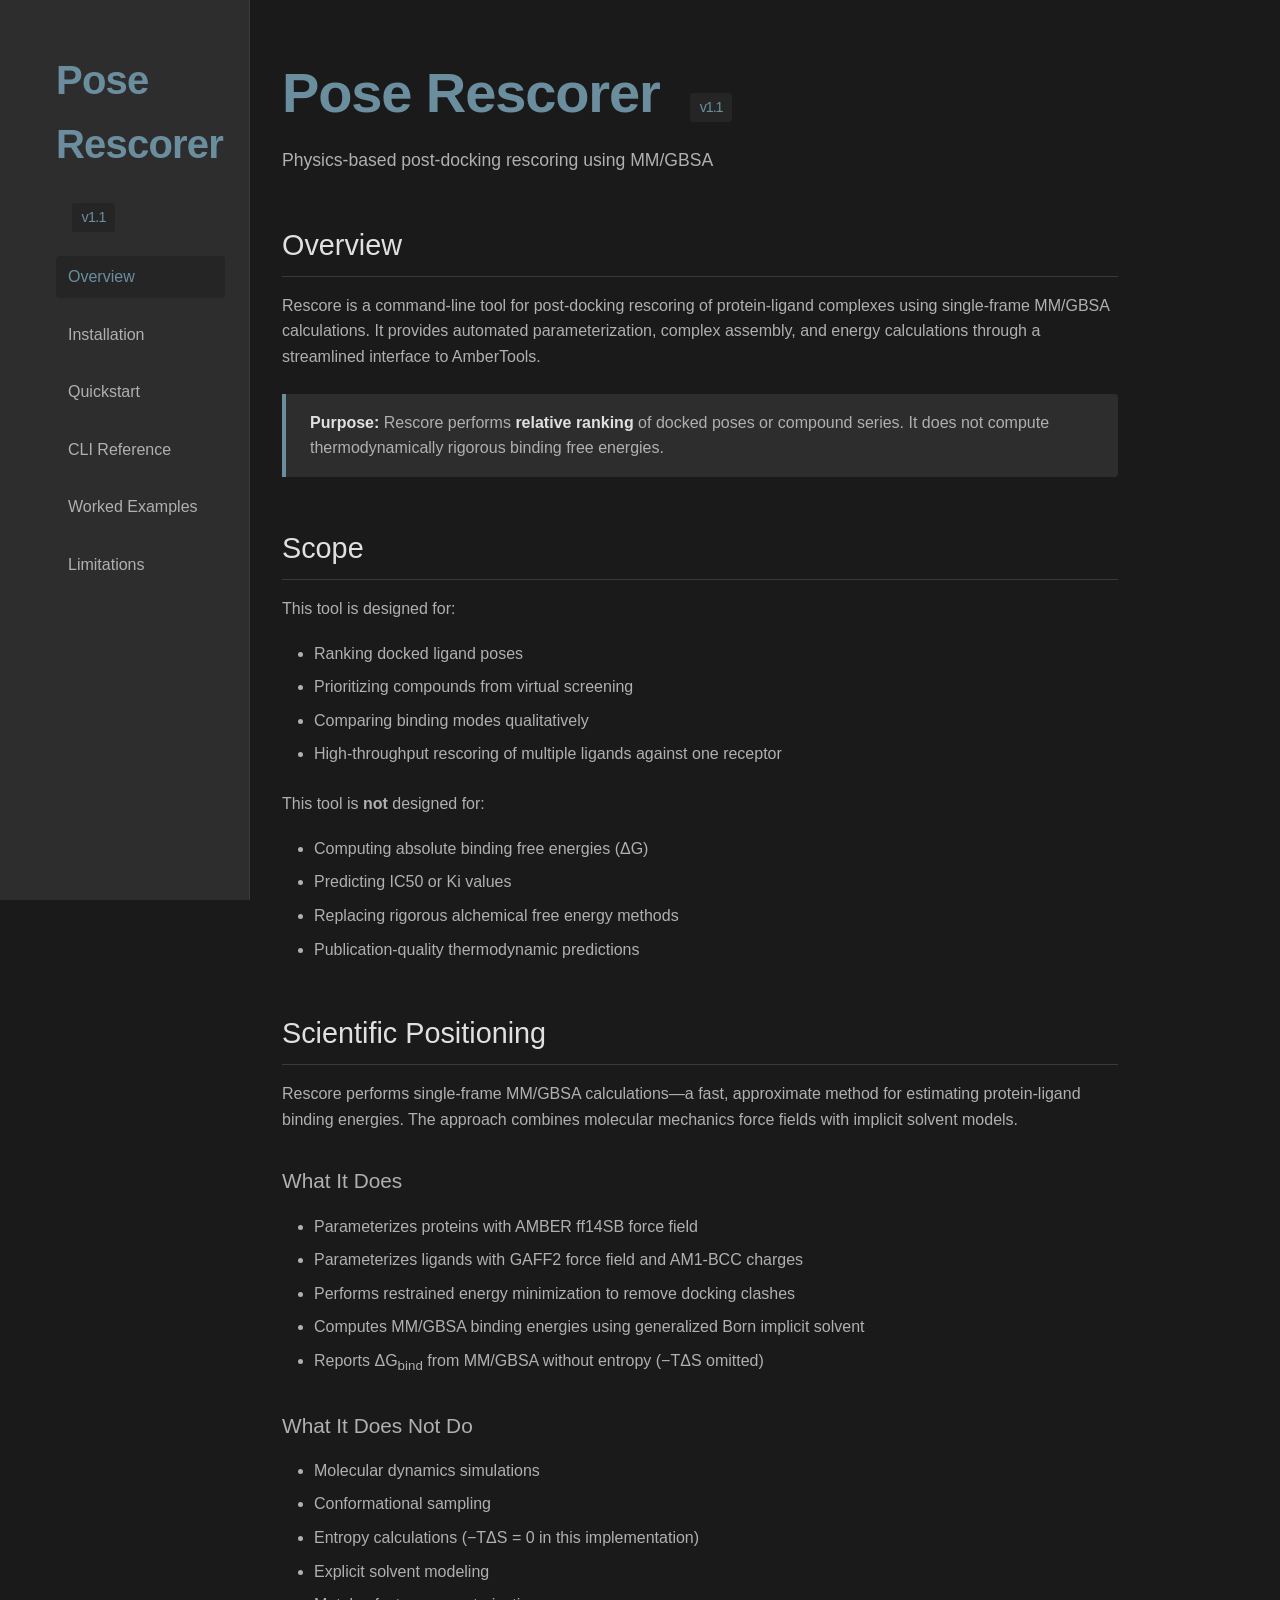
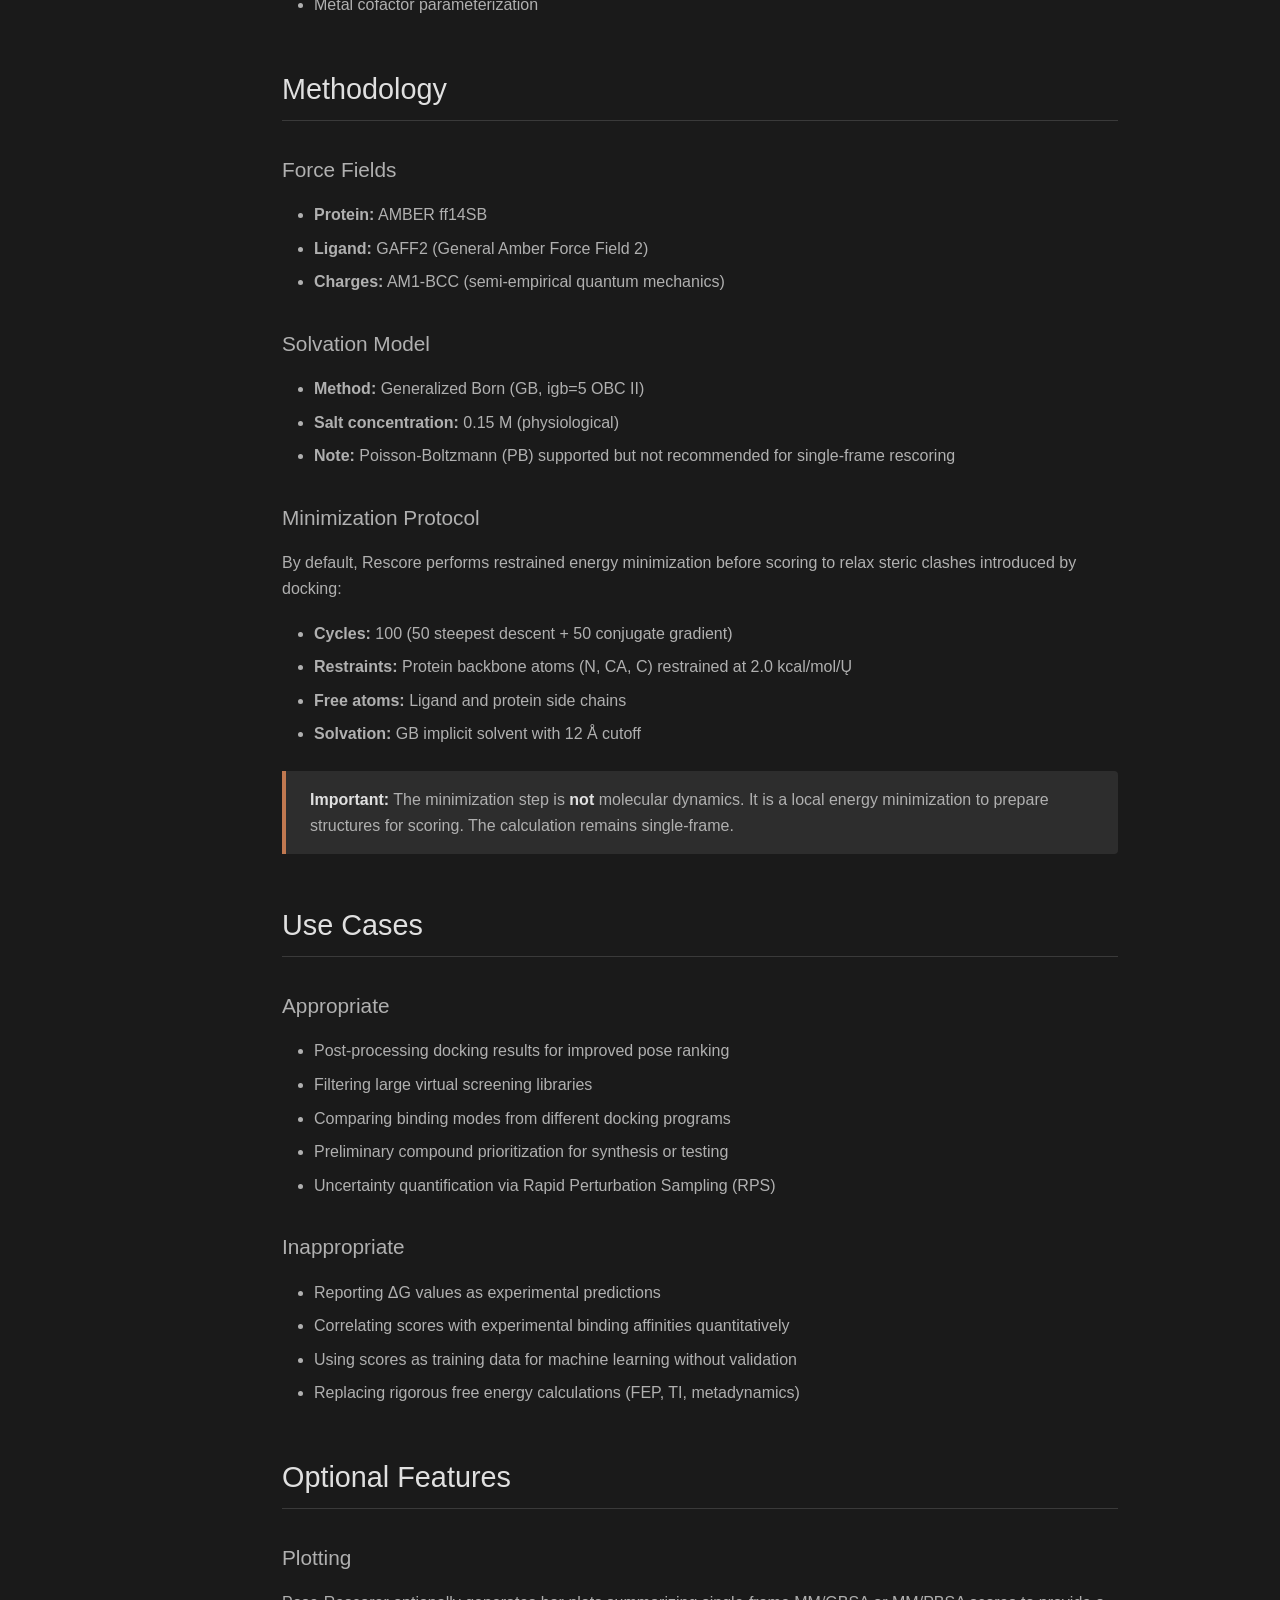
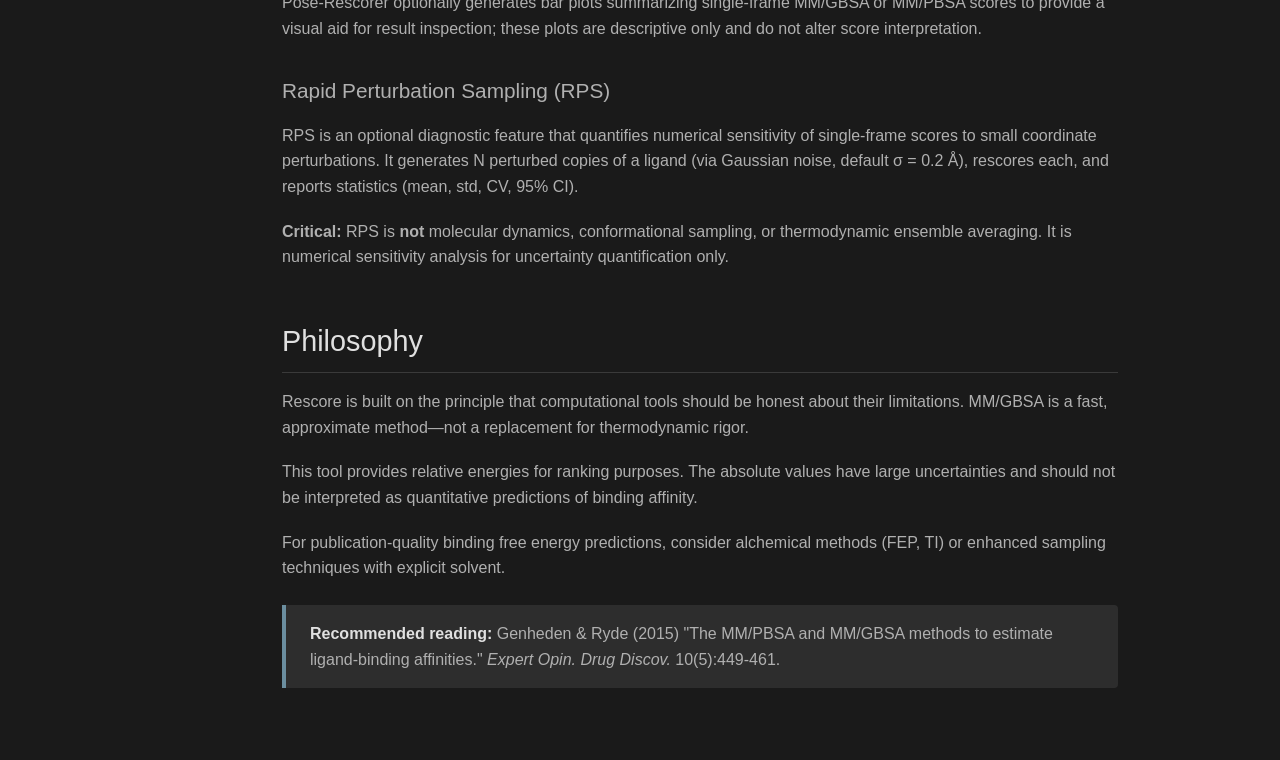
<file: docs/index.html>
<!DOCTYPE html>
<html lang="en">
<head>
    <meta charset="UTF-8">
    <meta name="viewport" content="width=device-width, initial-scale=1.0">
    <title>Pose Rescorer - Post-Docking MM/GBSA Rescoring</title>
    <link rel="stylesheet" href="style.css">
</head>
<body>
    <nav>
        <ul>
            <h1 style="font-size: 2.5rem;">Pose Rescorer <span class="version">v1.1</span></h1>
            <li><a href="index.html" class="active">Overview</a></li>
            <li><a href="install.html">Installation</a></li>
            <li><a href="quickstart.html">Quickstart</a></li>
            <li><a href="cli.html">CLI Reference</a></li>
            <li><a href="examples.html">Worked Examples</a></li>
            <li><a href="limitations.html">Limitations</a></li>
        </ul>
    </nav>

    <main>
        <h1 style="font-size: 3.5rem;">Pose Rescorer <span class="version">v1.1</span></h1>
        <p class="subtitle">Physics-based post-docking rescoring using MM/GBSA</p>

        <h2>Overview</h2>
        <p>
            Rescore is a command-line tool for post-docking rescoring of protein-ligand complexes using
            single-frame MM/GBSA calculations. It provides automated parameterization, complex assembly,
            and energy calculations through a streamlined interface to AmberTools.
        </p>

        <div class="callout">
            <p><strong>Purpose:</strong> Rescore performs <strong>relative ranking</strong> of docked poses or compound series.
            It does not compute thermodynamically rigorous binding free energies.</p>
        </div>

        <h2>Scope</h2>
        <p>This tool is designed for:</p>
        <ul>
            <li>Ranking docked ligand poses</li>
            <li>Prioritizing compounds from virtual screening</li>
            <li>Comparing binding modes qualitatively</li>
            <li>High-throughput rescoring of multiple ligands against one receptor</li>
        </ul>

        <p>This tool is <strong>not</strong> designed for:</p>
        <ul>
            <li>Computing absolute binding free energies (ΔG)</li>
            <li>Predicting IC50 or Ki values</li>
            <li>Replacing rigorous alchemical free energy methods</li>
            <li>Publication-quality thermodynamic predictions</li>
        </ul>

        <h2>Scientific Positioning</h2>
        <p>
            Rescore performs single-frame MM/GBSA calculations—a fast, approximate method for estimating
            protein-ligand binding energies. The approach combines molecular mechanics force fields with
            implicit solvent models.
        </p>

        <h3>What It Does</h3>
        <ul>
            <li>Parameterizes proteins with AMBER ff14SB force field</li>
            <li>Parameterizes ligands with GAFF2 force field and AM1-BCC charges</li>
            <li>Performs restrained energy minimization to remove docking clashes</li>
            <li>Computes MM/GBSA binding energies using generalized Born implicit solvent</li>
            <li>Reports ΔG<sub>bind</sub> from MM/GBSA without entropy (−TΔS omitted)</li>
        </ul>

        <h3>What It Does Not Do</h3>
        <ul>
            <li>Molecular dynamics simulations</li>
            <li>Conformational sampling</li>
            <li>Entropy calculations (−TΔS = 0 in this implementation)</li>
            <li>Explicit solvent modeling</li>
            <li>Metal cofactor parameterization</li>
        </ul>

        <h2>Methodology</h2>

        <h3>Force Fields</h3>
        <ul>
            <li><strong>Protein:</strong> AMBER ff14SB</li>
            <li><strong>Ligand:</strong> GAFF2 (General Amber Force Field 2)</li>
            <li><strong>Charges:</strong> AM1-BCC (semi-empirical quantum mechanics)</li>
        </ul>

        <h3>Solvation Model</h3>
        <ul>
            <li><strong>Method:</strong> Generalized Born (GB, igb=5 OBC II)</li>
            <li><strong>Salt concentration:</strong> 0.15 M (physiological)</li>
            <li><strong>Note:</strong> Poisson-Boltzmann (PB) supported but not recommended for single-frame rescoring</li>
        </ul>

        <h3>Minimization Protocol</h3>
        <p>
            By default, Rescore performs restrained energy minimization before scoring to relax steric
            clashes introduced by docking:
        </p>
        <ul>
            <li><strong>Cycles:</strong> 100 (50 steepest descent + 50 conjugate gradient)</li>
            <li><strong>Restraints:</strong> Protein backbone atoms (N, CA, C) restrained at 2.0 kcal/mol/Ų</li>
            <li><strong>Free atoms:</strong> Ligand and protein side chains</li>
            <li><strong>Solvation:</strong> GB implicit solvent with 12 Å cutoff</li>
        </ul>

        <div class="callout warning">
            <p><strong>Important:</strong> The minimization step is <strong>not</strong> molecular dynamics.
            It is a local energy minimization to prepare structures for scoring. The calculation remains
            single-frame.</p>
        </div>

        <h2>Use Cases</h2>

        <h3>Appropriate</h3>
        <ul>
            <li>Post-processing docking results for improved pose ranking</li>
            <li>Filtering large virtual screening libraries</li>
            <li>Comparing binding modes from different docking programs</li>
            <li>Preliminary compound prioritization for synthesis or testing</li>
            <li>Uncertainty quantification via Rapid Perturbation Sampling (RPS)</li>
        </ul>

        <h3>Inappropriate</h3>
        <ul>
            <li>Reporting ΔG values as experimental predictions</li>
            <li>Correlating scores with experimental binding affinities quantitatively</li>
            <li>Using scores as training data for machine learning without validation</li>
            <li>Replacing rigorous free energy calculations (FEP, TI, metadynamics)</li>
        </ul>

        <h2>Optional Features</h2>

        <h3>Plotting</h3>
        <p>
            Pose-Rescorer optionally generates bar plots summarizing single-frame MM/GBSA or MM/PBSA scores
            to provide a visual aid for result inspection; these plots are descriptive only and do not alter
            score interpretation.
        </p>

        <h3>Rapid Perturbation Sampling (RPS)</h3>
        <p>
            RPS is an optional diagnostic feature that quantifies numerical sensitivity of single-frame scores
            to small coordinate perturbations. It generates N perturbed copies of a ligand (via Gaussian noise,
            default σ = 0.2 Å), rescores each, and reports statistics (mean, std, CV, 95% CI).
        </p>
        <p>
            <strong>Critical:</strong> RPS is <strong>not</strong> molecular dynamics, conformational sampling,
            or thermodynamic ensemble averaging. It is numerical sensitivity analysis for uncertainty quantification only.
        </p>

        <h2>Philosophy</h2>
        <p>
            Rescore is built on the principle that computational tools should be honest about their
            limitations. MM/GBSA is a fast, approximate method—not a replacement for thermodynamic rigor.
        </p>
        <p>
            This tool provides relative energies for ranking purposes. The absolute values have large
            uncertainties and should not be interpreted as quantitative predictions of binding affinity.
        </p>
        <p>
            For publication-quality binding free energy predictions, consider alchemical methods
            (FEP, TI) or enhanced sampling techniques with explicit solvent.
        </p>

        <div class="callout">
            <p><strong>Recommended reading:</strong> Genheden & Ryde (2015) "The MM/PBSA and MM/GBSA methods to
            estimate ligand-binding affinities." <em>Expert Opin. Drug Discov.</em> 10(5):449-461.</p>
        </div>
    </main>
</body>
</html>
</file>
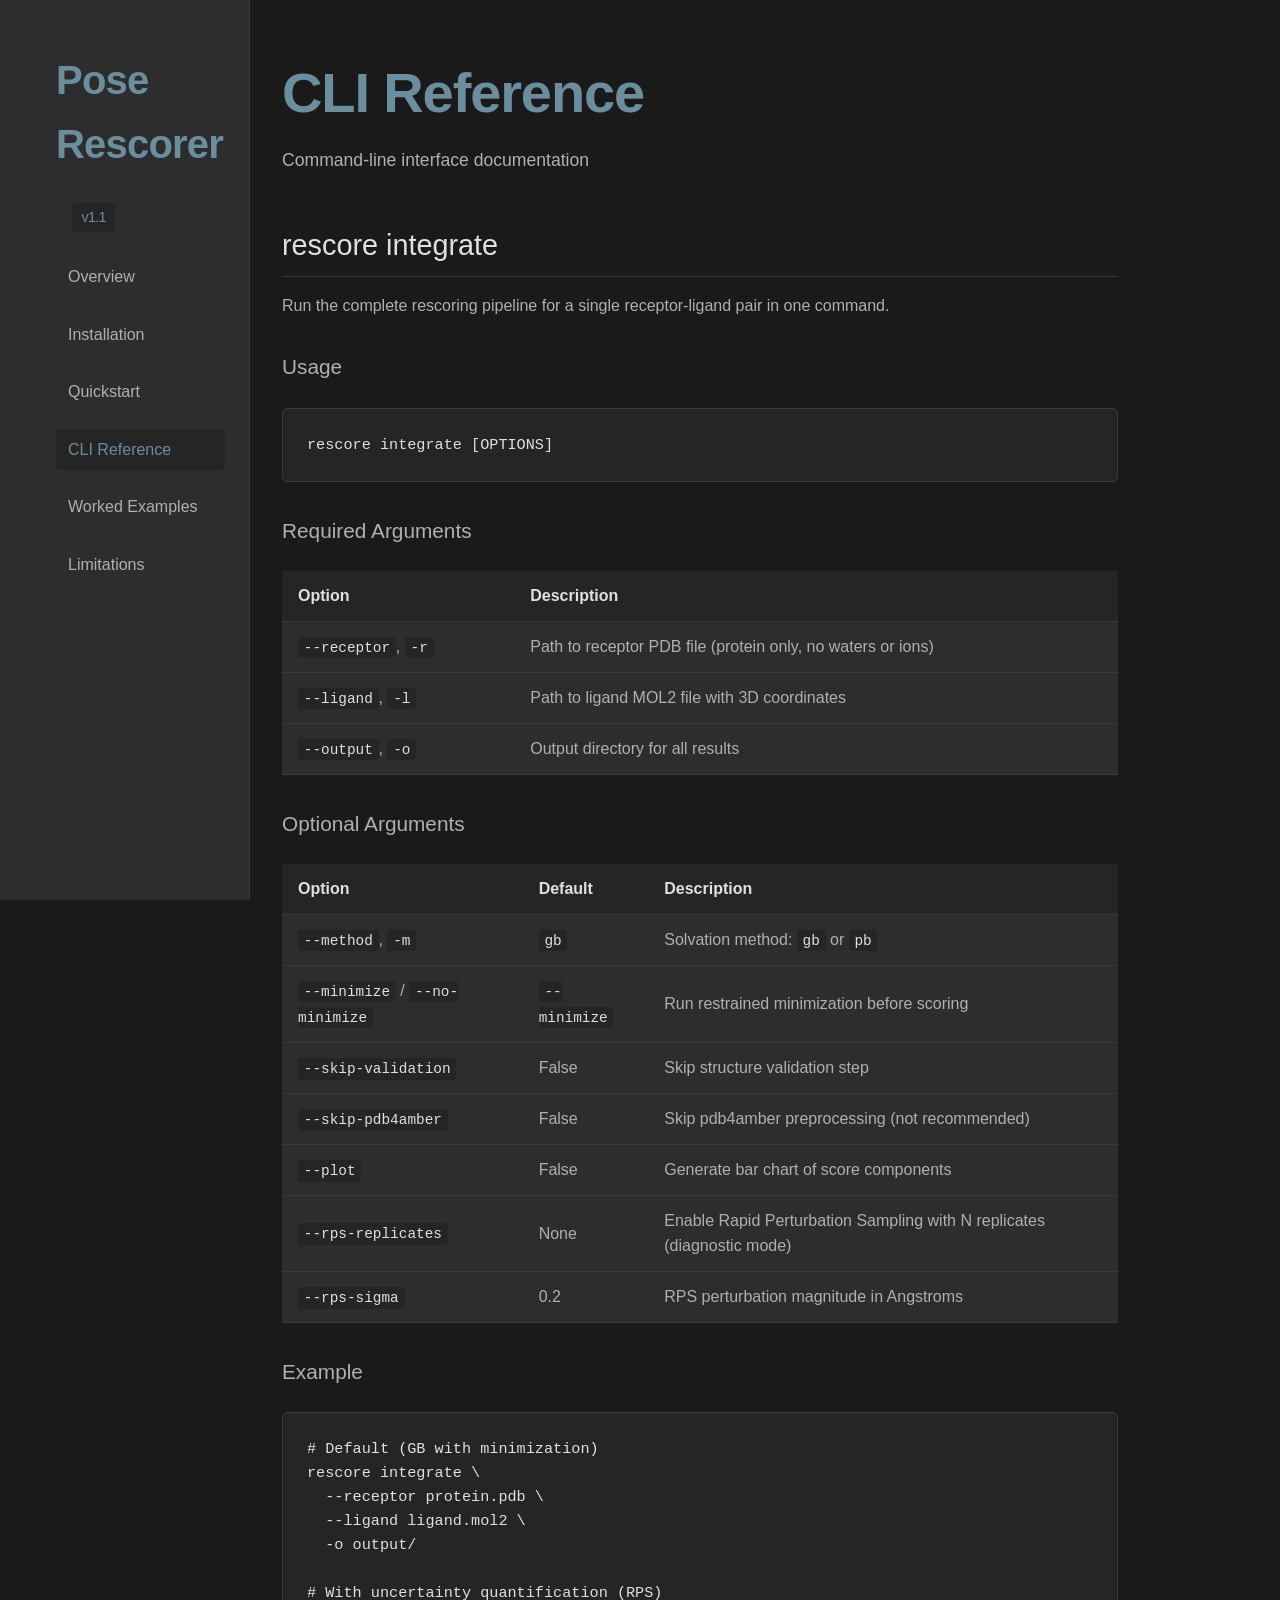
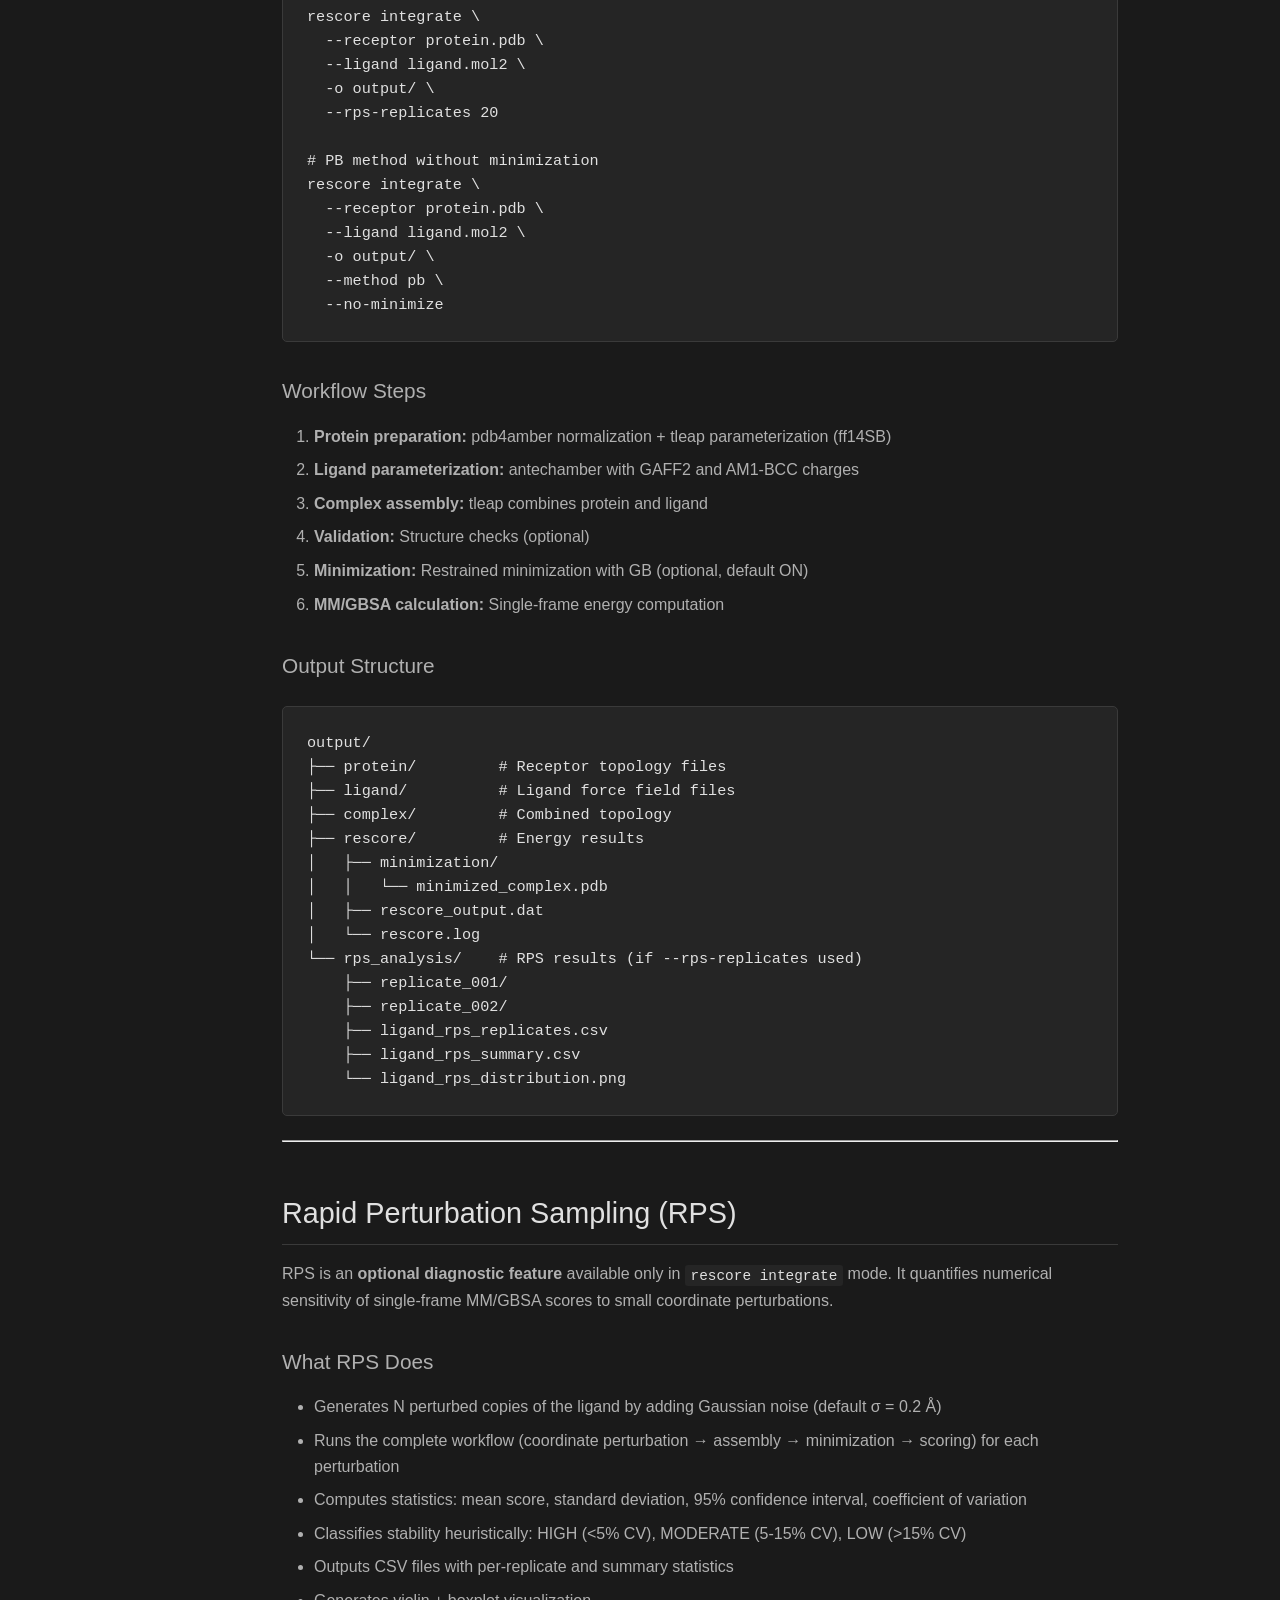
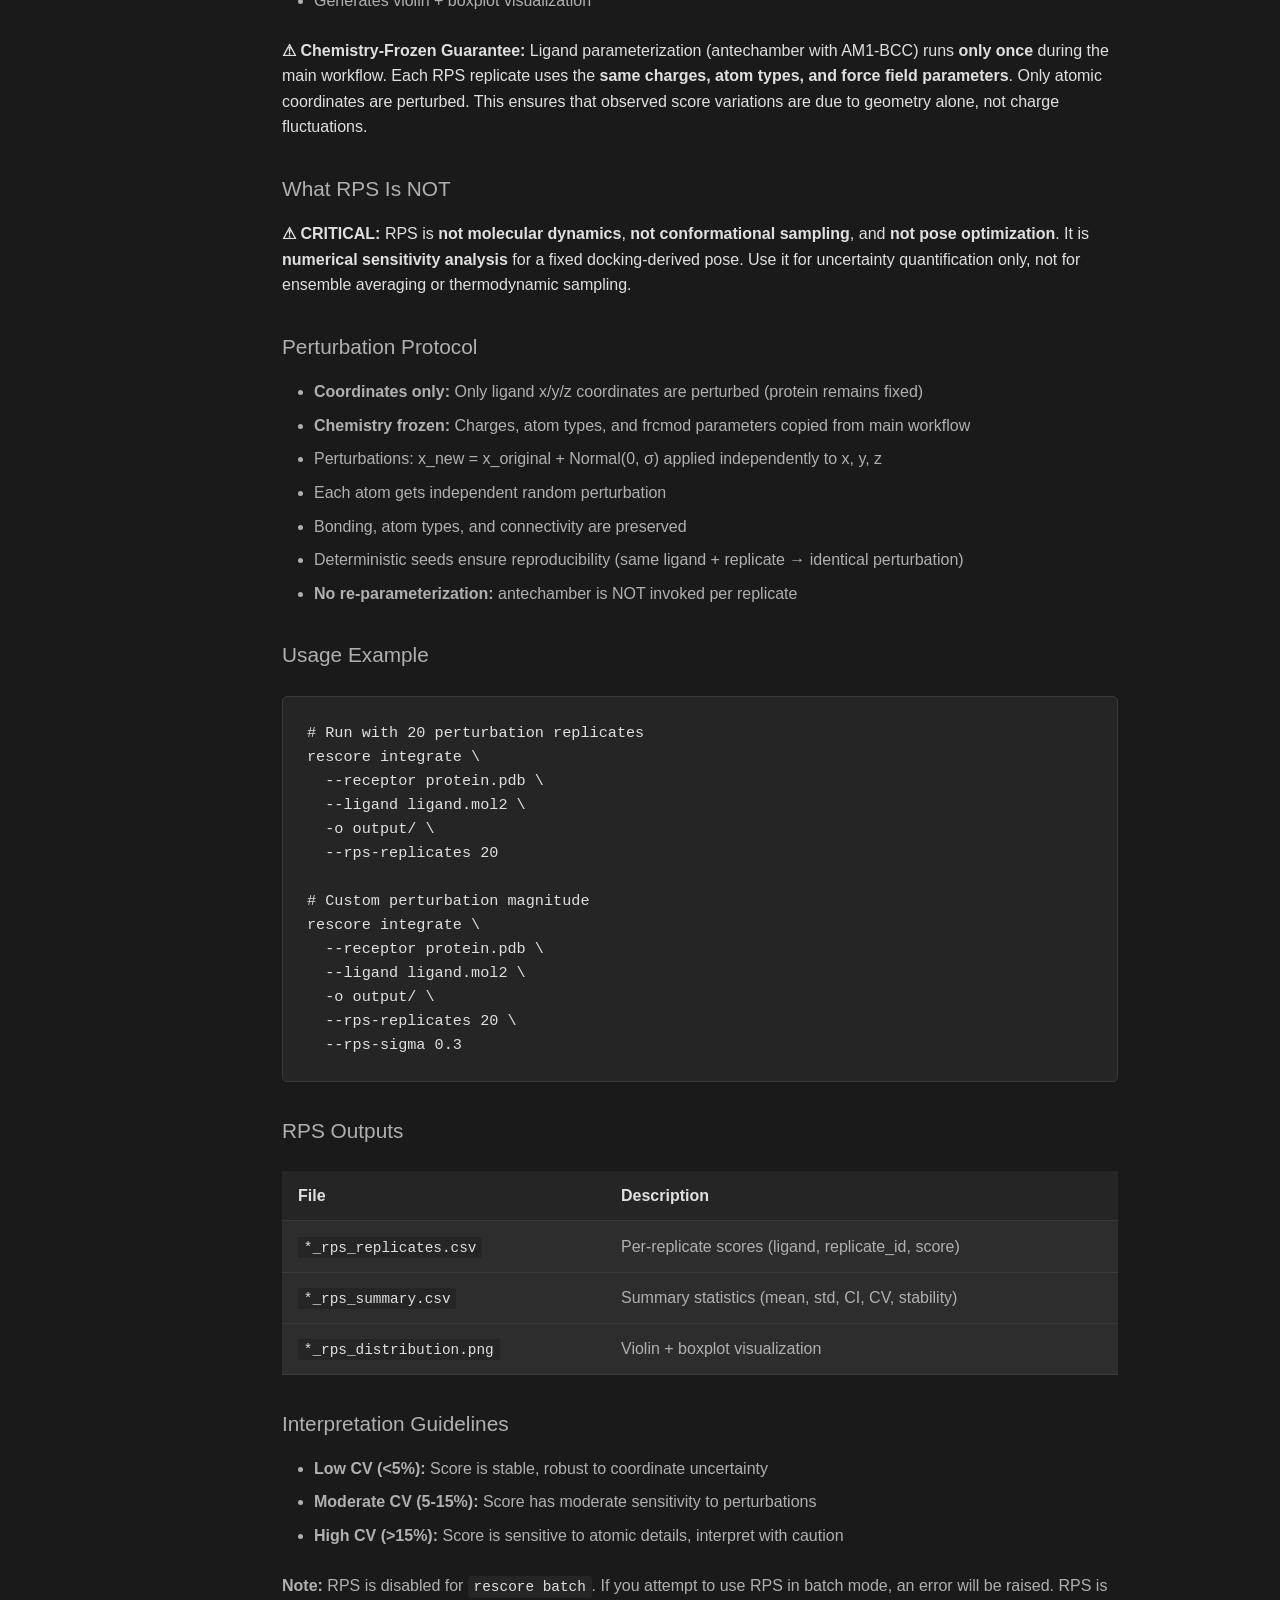
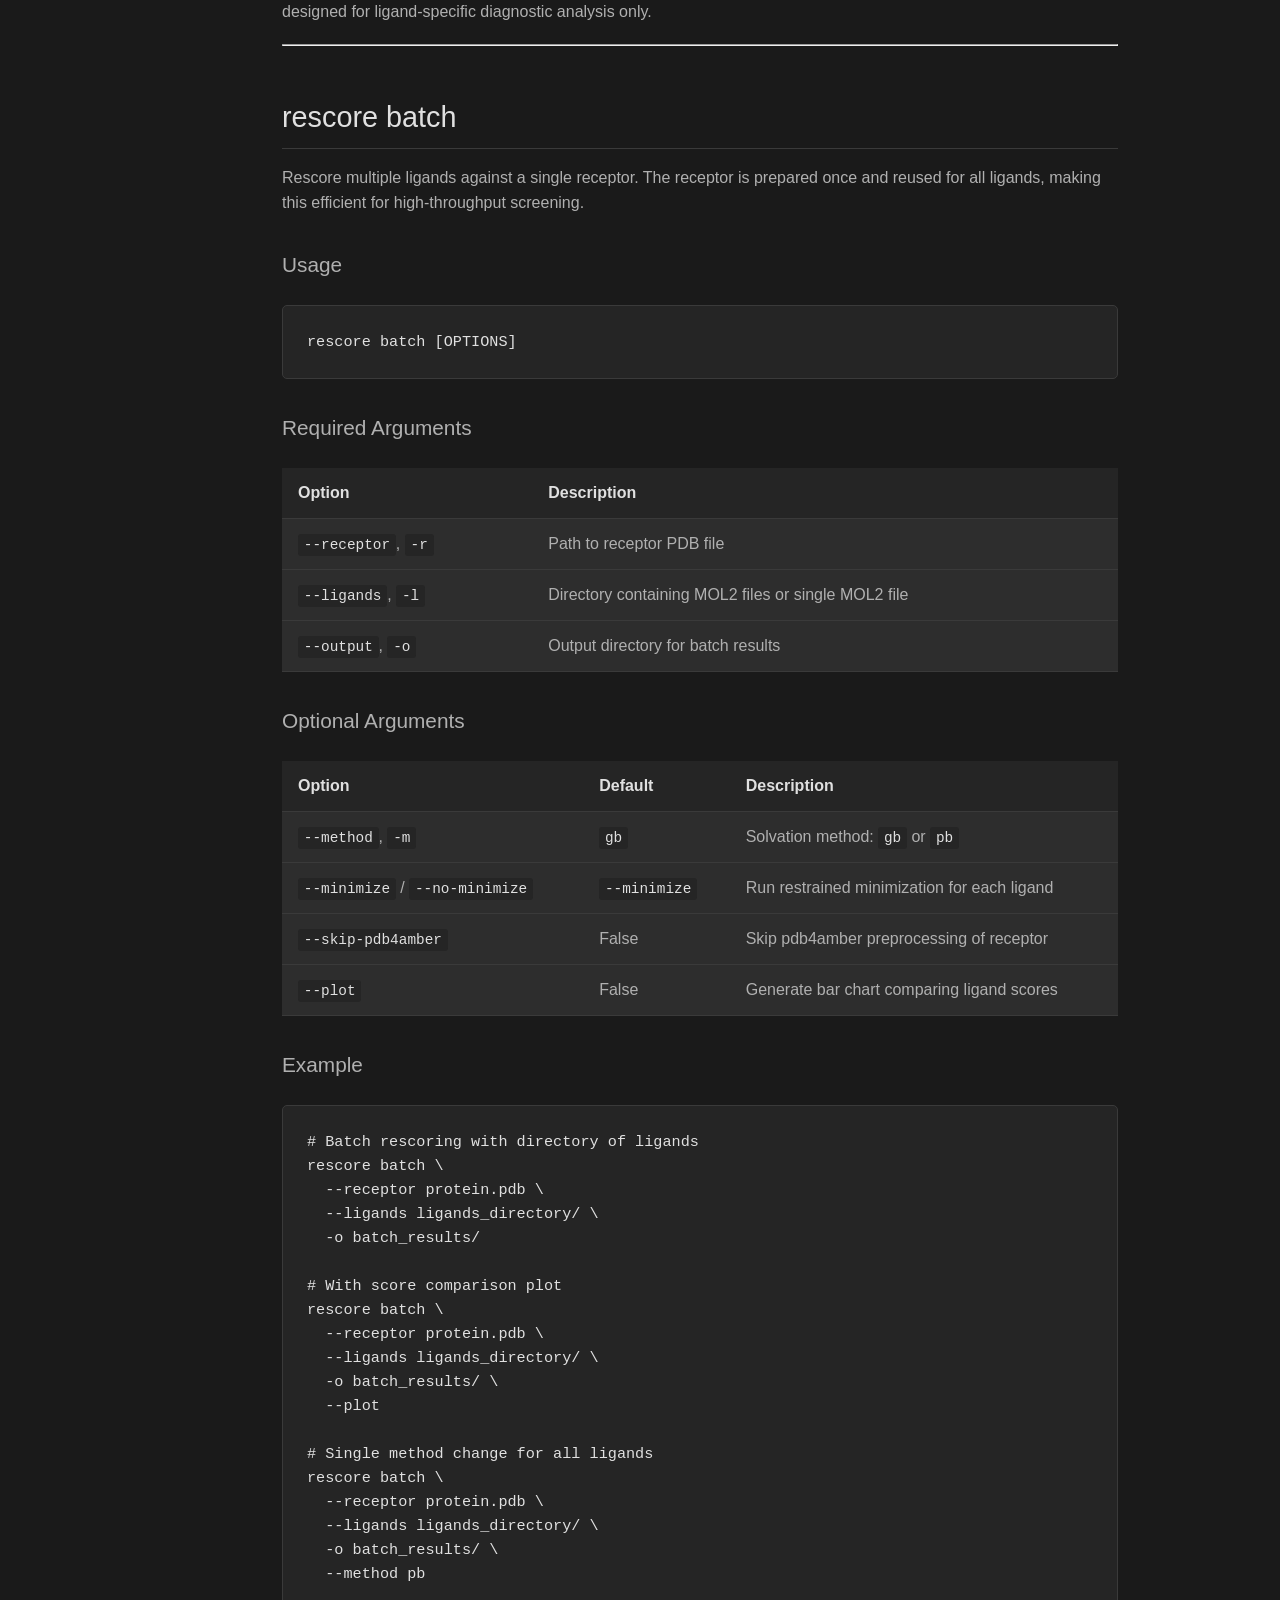
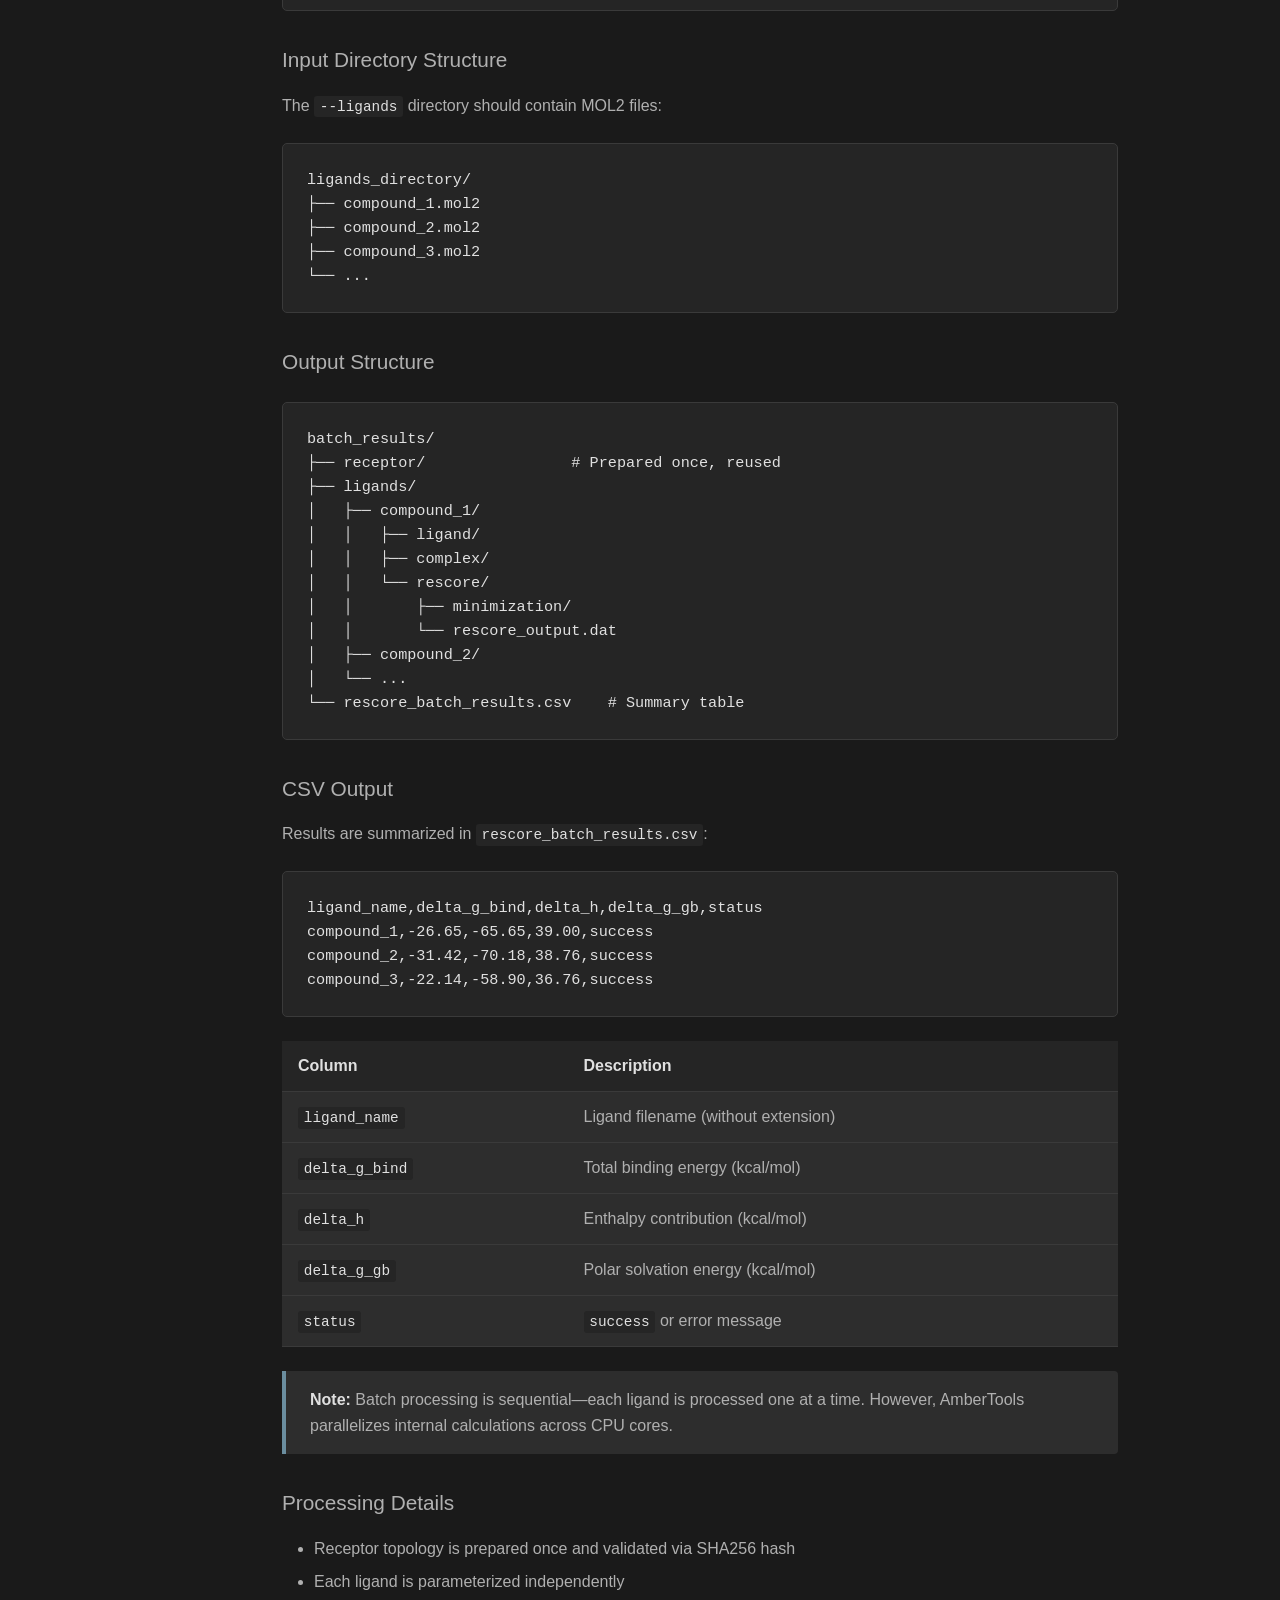
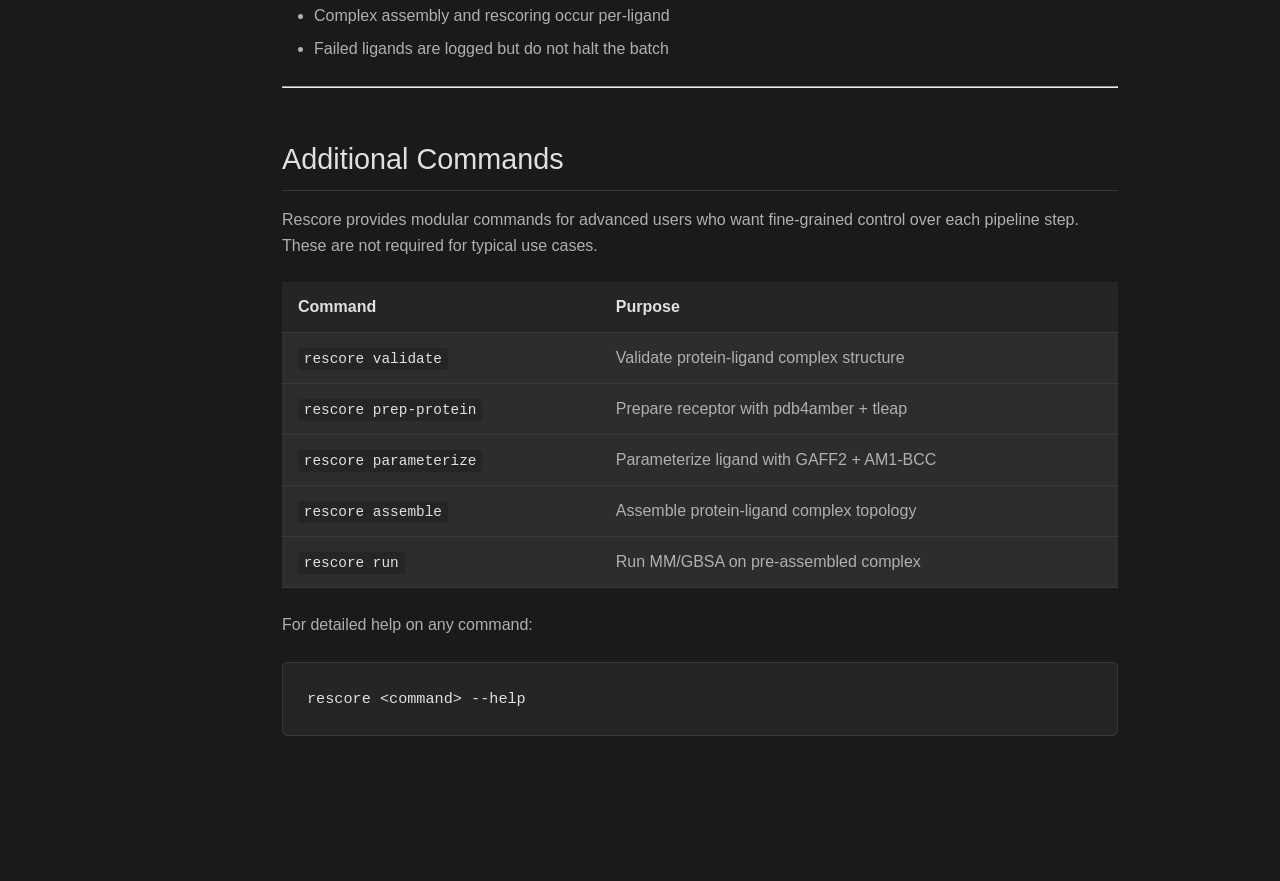
<file: docs/cli.html>
<!DOCTYPE html>
<html lang="en">
<head>
    <meta charset="UTF-8">
    <meta name="viewport" content="width=device-width, initial-scale=1.0">
    <title>CLI Reference - Pose Rescorer</title>
    <link rel="stylesheet" href="style.css">
</head>
<body>
    <nav>
        <ul>
            <h1 style="font-size: 2.5rem;">Pose Rescorer <span class="version">v1.1</span></h1>
            <li><a href="index.html">Overview</a></li>
            <li><a href="install.html">Installation</a></li>
            <li><a href="quickstart.html">Quickstart</a></li>
            <li><a href="cli.html" class="active">CLI Reference</a></li>
            <li><a href="examples.html">Worked Examples</a></li>
            <li><a href="limitations.html">Limitations</a></li>
        </ul>
    </nav>

    <main>
        <h1 style="font-size: 3.5rem;">CLI Reference</h1>
        <p class="subtitle">Command-line interface documentation</p>

        <h2 id="integrate">rescore integrate</h2>
        <p>
            Run the complete rescoring pipeline for a single receptor-ligand pair in one command.
        </p>

        <h3>Usage</h3>
        <pre><code>rescore integrate [OPTIONS]</code></pre>

        <h3>Required Arguments</h3>
        <table>
            <tr>
                <th>Option</th>
                <th>Description</th>
            </tr>
            <tr>
                <td><code>--receptor</code>, <code>-r</code></td>
                <td>Path to receptor PDB file (protein only, no waters or ions)</td>
            </tr>
            <tr>
                <td><code>--ligand</code>, <code>-l</code></td>
                <td>Path to ligand MOL2 file with 3D coordinates</td>
            </tr>
            <tr>
                <td><code>--output</code>, <code>-o</code></td>
                <td>Output directory for all results</td>
            </tr>
        </table>

        <h3>Optional Arguments</h3>
        <table>
            <tr>
                <th>Option</th>
                <th>Default</th>
                <th>Description</th>
            </tr>
            <tr>
                <td><code>--method</code>, <code>-m</code></td>
                <td><code>gb</code></td>
                <td>Solvation method: <code>gb</code> or <code>pb</code></td>
            </tr>
            <tr>
                <td><code>--minimize</code> / <code>--no-minimize</code></td>
                <td><code>--minimize</code></td>
                <td>Run restrained minimization before scoring</td>
            </tr>
            <tr>
                <td><code>--skip-validation</code></td>
                <td>False</td>
                <td>Skip structure validation step</td>
            </tr>
            <tr>
                <td><code>--skip-pdb4amber</code></td>
                <td>False</td>
                <td>Skip pdb4amber preprocessing (not recommended)</td>
            </tr>
            <tr>
                <td><code>--plot</code></td>
                <td>False</td>
                <td>Generate bar chart of score components</td>
            </tr>
            <tr>
                <td><code>--rps-replicates</code></td>
                <td>None</td>
                <td>Enable Rapid Perturbation Sampling with N replicates (diagnostic mode)</td>
            </tr>
            <tr>
                <td><code>--rps-sigma</code></td>
                <td>0.2</td>
                <td>RPS perturbation magnitude in Angstroms</td>
            </tr>
        </table>

        <h3>Example</h3>
        <pre><code># Default (GB with minimization)
rescore integrate \
  --receptor protein.pdb \
  --ligand ligand.mol2 \
  -o output/

# With uncertainty quantification (RPS)
rescore integrate \
  --receptor protein.pdb \
  --ligand ligand.mol2 \
  -o output/ \
  --rps-replicates 20

# PB method without minimization
rescore integrate \
  --receptor protein.pdb \
  --ligand ligand.mol2 \
  -o output/ \
  --method pb \
  --no-minimize</code></pre>

        <h3>Workflow Steps</h3>
        <ol>
            <li><strong>Protein preparation:</strong> pdb4amber normalization + tleap parameterization (ff14SB)</li>
            <li><strong>Ligand parameterization:</strong> antechamber with GAFF2 and AM1-BCC charges</li>
            <li><strong>Complex assembly:</strong> tleap combines protein and ligand</li>
            <li><strong>Validation:</strong> Structure checks (optional)</li>
            <li><strong>Minimization:</strong> Restrained minimization with GB (optional, default ON)</li>
            <li><strong>MM/GBSA calculation:</strong> Single-frame energy computation</li>
        </ol>

        <h3>Output Structure</h3>
        <pre><code>output/
├── protein/         # Receptor topology files
├── ligand/          # Ligand force field files
├── complex/         # Combined topology
├── rescore/         # Energy results
│   ├── minimization/
│   │   └── minimized_complex.pdb
│   ├── rescore_output.dat
│   └── rescore.log
└── rps_analysis/    # RPS results (if --rps-replicates used)
    ├── replicate_001/
    ├── replicate_002/
    ├── ligand_rps_replicates.csv
    ├── ligand_rps_summary.csv
    └── ligand_rps_distribution.png</code></pre>

        <hr>

        <h2 id="rps">Rapid Perturbation Sampling (RPS)</h2>
        <p>
            RPS is an <strong>optional diagnostic feature</strong> available only in <code>rescore integrate</code> mode.
            It quantifies numerical sensitivity of single-frame MM/GBSA scores to small coordinate perturbations.
        </p>

        <h3>What RPS Does</h3>
        <ul>
            <li>Generates N perturbed copies of the ligand by adding Gaussian noise (default σ = 0.2 Å)</li>
            <li>Runs the complete workflow (coordinate perturbation → assembly → minimization → scoring) for each perturbation</li>
            <li>Computes statistics: mean score, standard deviation, 95% confidence interval, coefficient of variation</li>
            <li>Classifies stability heuristically: HIGH (&lt;5% CV), MODERATE (5-15% CV), LOW (&gt;15% CV)</li>
            <li>Outputs CSV files with per-replicate and summary statistics</li>
            <li>Generates violin + boxplot visualization</li>
        </ul>

        <div class="warning-box">
            <strong>⚠ Chemistry-Frozen Guarantee:</strong> Ligand parameterization (antechamber with AM1-BCC) 
            runs <strong>only once</strong> during the main workflow. Each RPS replicate uses the <strong>same charges, 
            atom types, and force field parameters</strong>. Only atomic coordinates are perturbed. This ensures 
            that observed score variations are due to geometry alone, not charge fluctuations.
        </div>

        <h3>What RPS Is NOT</h3>
        <div class="warning-box">
            <strong>⚠ CRITICAL:</strong> RPS is <strong>not molecular dynamics</strong>, <strong>not conformational sampling</strong>,
            and <strong>not pose optimization</strong>. It is <strong>numerical sensitivity analysis</strong> for a fixed docking-derived pose.
            Use it for uncertainty quantification only, not for ensemble averaging or thermodynamic sampling.
        </div>

        <h3>Perturbation Protocol</h3>
        <ul>
            <li><strong>Coordinates only:</strong> Only ligand x/y/z coordinates are perturbed (protein remains fixed)</li>
            <li><strong>Chemistry frozen:</strong> Charges, atom types, and frcmod parameters copied from main workflow</li>
            <li>Perturbations: x_new = x_original + Normal(0, σ) applied independently to x, y, z</li>
            <li>Each atom gets independent random perturbation</li>
            <li>Bonding, atom types, and connectivity are preserved</li>
            <li>Deterministic seeds ensure reproducibility (same ligand + replicate → identical perturbation)</li>
            <li><strong>No re-parameterization:</strong> antechamber is NOT invoked per replicate</li>
        </ul>

        <h3>Usage Example</h3>
        <pre><code># Run with 20 perturbation replicates
rescore integrate \
  --receptor protein.pdb \
  --ligand ligand.mol2 \
  -o output/ \
  --rps-replicates 20

# Custom perturbation magnitude
rescore integrate \
  --receptor protein.pdb \
  --ligand ligand.mol2 \
  -o output/ \
  --rps-replicates 20 \
  --rps-sigma 0.3</code></pre>

        <h3>RPS Outputs</h3>
        <table>
            <tr>
                <th>File</th>
                <th>Description</th>
            </tr>
            <tr>
                <td><code>*_rps_replicates.csv</code></td>
                <td>Per-replicate scores (ligand, replicate_id, score)</td>
            </tr>
            <tr>
                <td><code>*_rps_summary.csv</code></td>
                <td>Summary statistics (mean, std, CI, CV, stability)</td>
            </tr>
            <tr>
                <td><code>*_rps_distribution.png</code></td>
                <td>Violin + boxplot visualization</td>
            </tr>
        </table>

        <h3>Interpretation Guidelines</h3>
        <ul>
            <li><strong>Low CV (&lt;5%):</strong> Score is stable, robust to coordinate uncertainty</li>
            <li><strong>Moderate CV (5-15%):</strong> Score has moderate sensitivity to perturbations</li>
            <li><strong>High CV (&gt;15%):</strong> Score is sensitive to atomic details, interpret with caution</li>
        </ul>

        <p class="note">
            <strong>Note:</strong> RPS is disabled for <code>rescore batch</code>. If you attempt to use RPS in batch mode,
            an error will be raised. RPS is designed for ligand-specific diagnostic analysis only.
        </p>

        <hr>

        <h2 id="batch">rescore batch</h2>
        <p>
            Rescore multiple ligands against a single receptor. The receptor is prepared once and reused
            for all ligands, making this efficient for high-throughput screening.
        </p>

        <h3>Usage</h3>
        <pre><code>rescore batch [OPTIONS]</code></pre>

        <h3>Required Arguments</h3>
        <table>
            <tr>
                <th>Option</th>
                <th>Description</th>
            </tr>
            <tr>
                <td><code>--receptor</code>, <code>-r</code></td>
                <td>Path to receptor PDB file</td>
            </tr>
            <tr>
                <td><code>--ligands</code>, <code>-l</code></td>
                <td>Directory containing MOL2 files or single MOL2 file</td>
            </tr>
            <tr>
                <td><code>--output</code>, <code>-o</code></td>
                <td>Output directory for batch results</td>
            </tr>
        </table>

        <h3>Optional Arguments</h3>
        <table>
            <tr>
                <th>Option</th>
                <th>Default</th>
                <th>Description</th>
            </tr>
            <tr>
                <td><code>--method</code>, <code>-m</code></td>
                <td><code>gb</code></td>
                <td>Solvation method: <code>gb</code> or <code>pb</code></td>
            </tr>
            <tr>
                <td><code>--minimize</code> / <code>--no-minimize</code></td>
                <td><code>--minimize</code></td>
                <td>Run restrained minimization for each ligand</td>
            </tr>
            <tr>
                <td><code>--skip-pdb4amber</code></td>
                <td>False</td>
                <td>Skip pdb4amber preprocessing of receptor</td>
            </tr>
            <tr>
                <td><code>--plot</code></td>
                <td>False</td>
                <td>Generate bar chart comparing ligand scores</td>
            </tr>
        </table>

        <h3>Example</h3>
        <pre><code># Batch rescoring with directory of ligands
rescore batch \
  --receptor protein.pdb \
  --ligands ligands_directory/ \
  -o batch_results/

# With score comparison plot
rescore batch \
  --receptor protein.pdb \
  --ligands ligands_directory/ \
  -o batch_results/ \
  --plot

# Single method change for all ligands
rescore batch \
  --receptor protein.pdb \
  --ligands ligands_directory/ \
  -o batch_results/ \
  --method pb</code></pre>

        <h3>Input Directory Structure</h3>
        <p>The <code>--ligands</code> directory should contain MOL2 files:</p>
        <pre><code>ligands_directory/
├── compound_1.mol2
├── compound_2.mol2
├── compound_3.mol2
└── ...</code></pre>

        <h3>Output Structure</h3>
        <pre><code>batch_results/
├── receptor/                # Prepared once, reused
├── ligands/
│   ├── compound_1/
│   │   ├── ligand/
│   │   ├── complex/
│   │   └── rescore/
│   │       ├── minimization/
│   │       └── rescore_output.dat
│   ├── compound_2/
│   └── ...
└── rescore_batch_results.csv    # Summary table</code></pre>

        <h3>CSV Output</h3>
        <p>Results are summarized in <code>rescore_batch_results.csv</code>:</p>
        <pre><code>ligand_name,delta_g_bind,delta_h,delta_g_gb,status
compound_1,-26.65,-65.65,39.00,success
compound_2,-31.42,-70.18,38.76,success
compound_3,-22.14,-58.90,36.76,success</code></pre>

        <table>
            <tr>
                <th>Column</th>
                <th>Description</th>
            </tr>
            <tr>
                <td><code>ligand_name</code></td>
                <td>Ligand filename (without extension)</td>
            </tr>
            <tr>
                <td><code>delta_g_bind</code></td>
                <td>Total binding energy (kcal/mol)</td>
            </tr>
            <tr>
                <td><code>delta_h</code></td>
                <td>Enthalpy contribution (kcal/mol)</td>
            </tr>
            <tr>
                <td><code>delta_g_gb</code></td>
                <td>Polar solvation energy (kcal/mol)</td>
            </tr>
            <tr>
                <td><code>status</code></td>
                <td><code>success</code> or error message</td>
            </tr>
        </table>

        <div class="callout">
            <p><strong>Note:</strong> Batch processing is sequential—each ligand is processed one at a time.
            However, AmberTools parallelizes internal calculations across CPU cores.</p>
        </div>

        <h3>Processing Details</h3>
        <ul>
            <li>Receptor topology is prepared once and validated via SHA256 hash</li>
            <li>Each ligand is parameterized independently</li>
            <li>Complex assembly and rescoring occur per-ligand</li>
            <li>Failed ligands are logged but do not halt the batch</li>
        </ul>

        <hr>

        <h2>Additional Commands</h2>
        <p>
            Rescore provides modular commands for advanced users who want fine-grained control over
            each pipeline step. These are not required for typical use cases.
        </p>

        <table>
            <tr>
                <th>Command</th>
                <th>Purpose</th>
            </tr>
            <tr>
                <td><code>rescore validate</code></td>
                <td>Validate protein-ligand complex structure</td>
            </tr>
            <tr>
                <td><code>rescore prep-protein</code></td>
                <td>Prepare receptor with pdb4amber + tleap</td>
            </tr>
            <tr>
                <td><code>rescore parameterize</code></td>
                <td>Parameterize ligand with GAFF2 + AM1-BCC</td>
            </tr>
            <tr>
                <td><code>rescore assemble</code></td>
                <td>Assemble protein-ligand complex topology</td>
            </tr>
            <tr>
                <td><code>rescore run</code></td>
                <td>Run MM/GBSA on pre-assembled complex</td>
            </tr>
        </table>

        <p>For detailed help on any command:</p>
        <pre><code>rescore &lt;command&gt; --help</code></pre>
    </main>
</body>
</html>
</file>
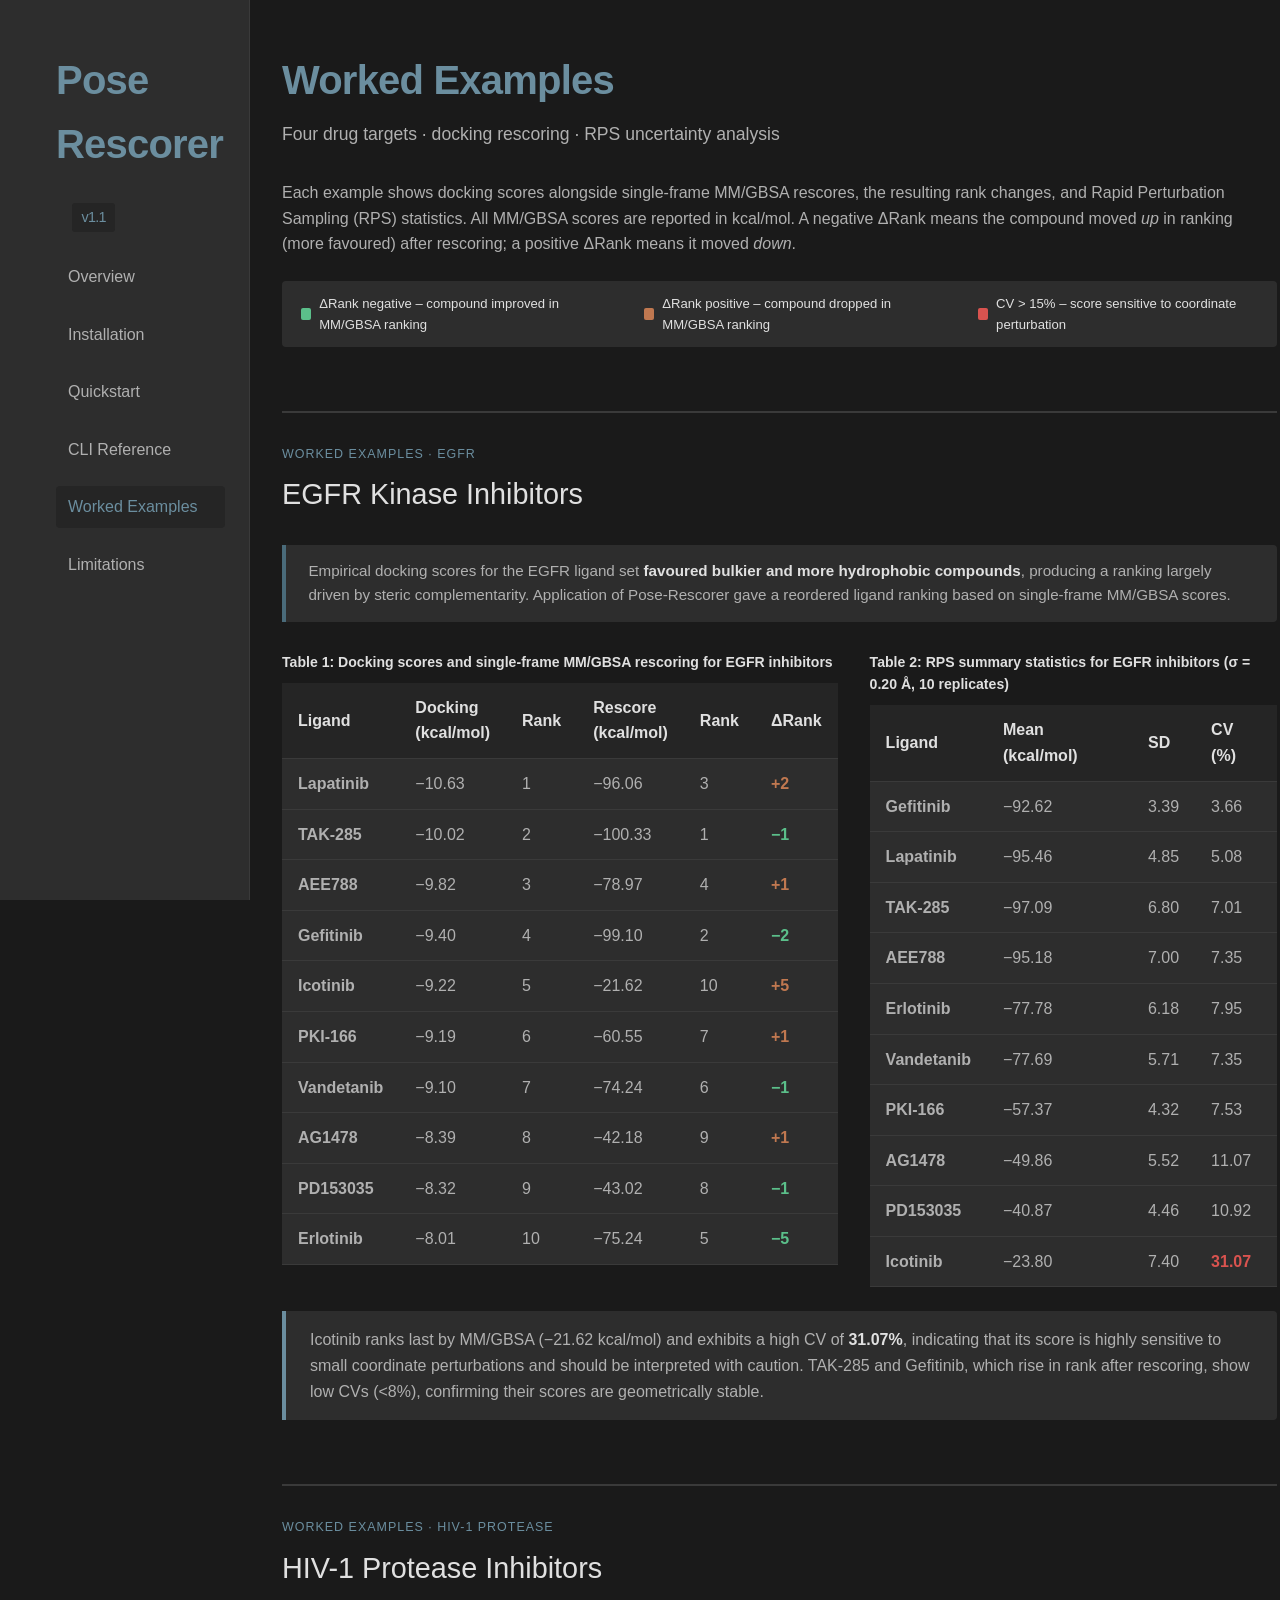
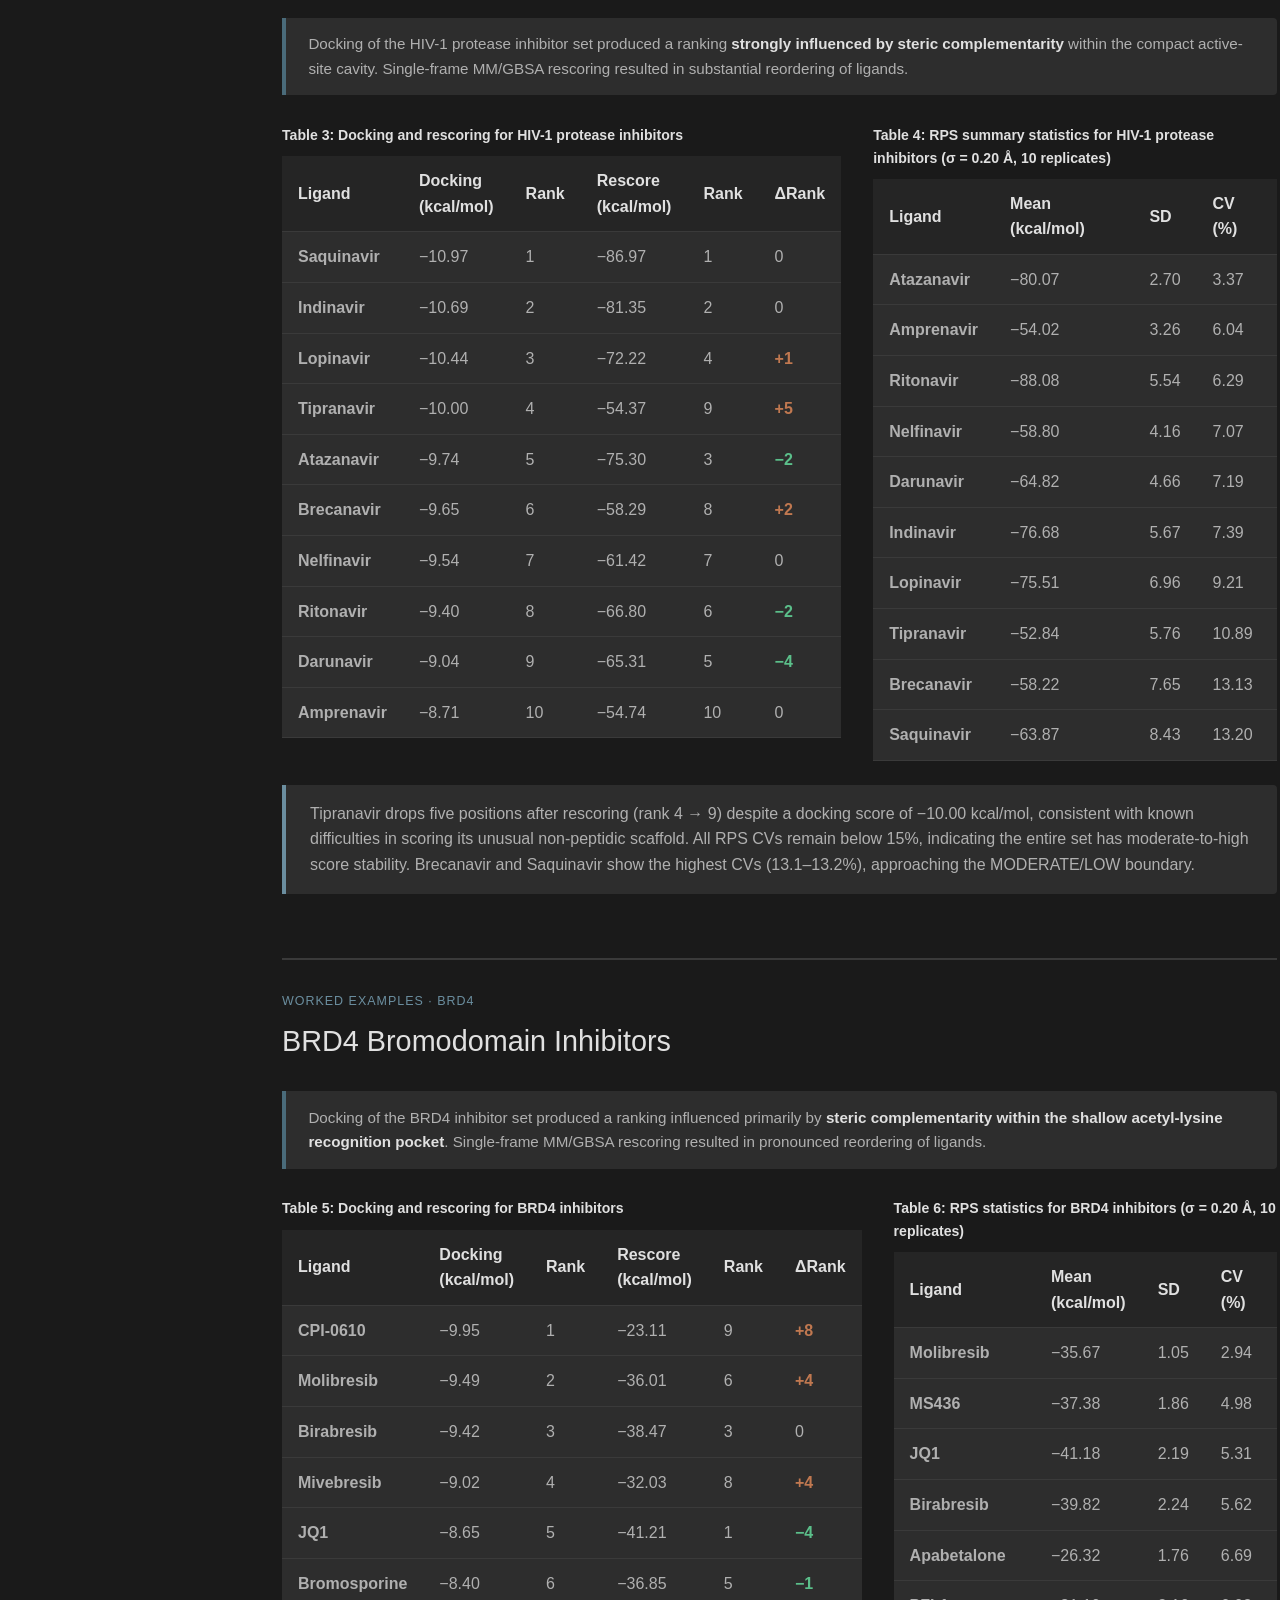
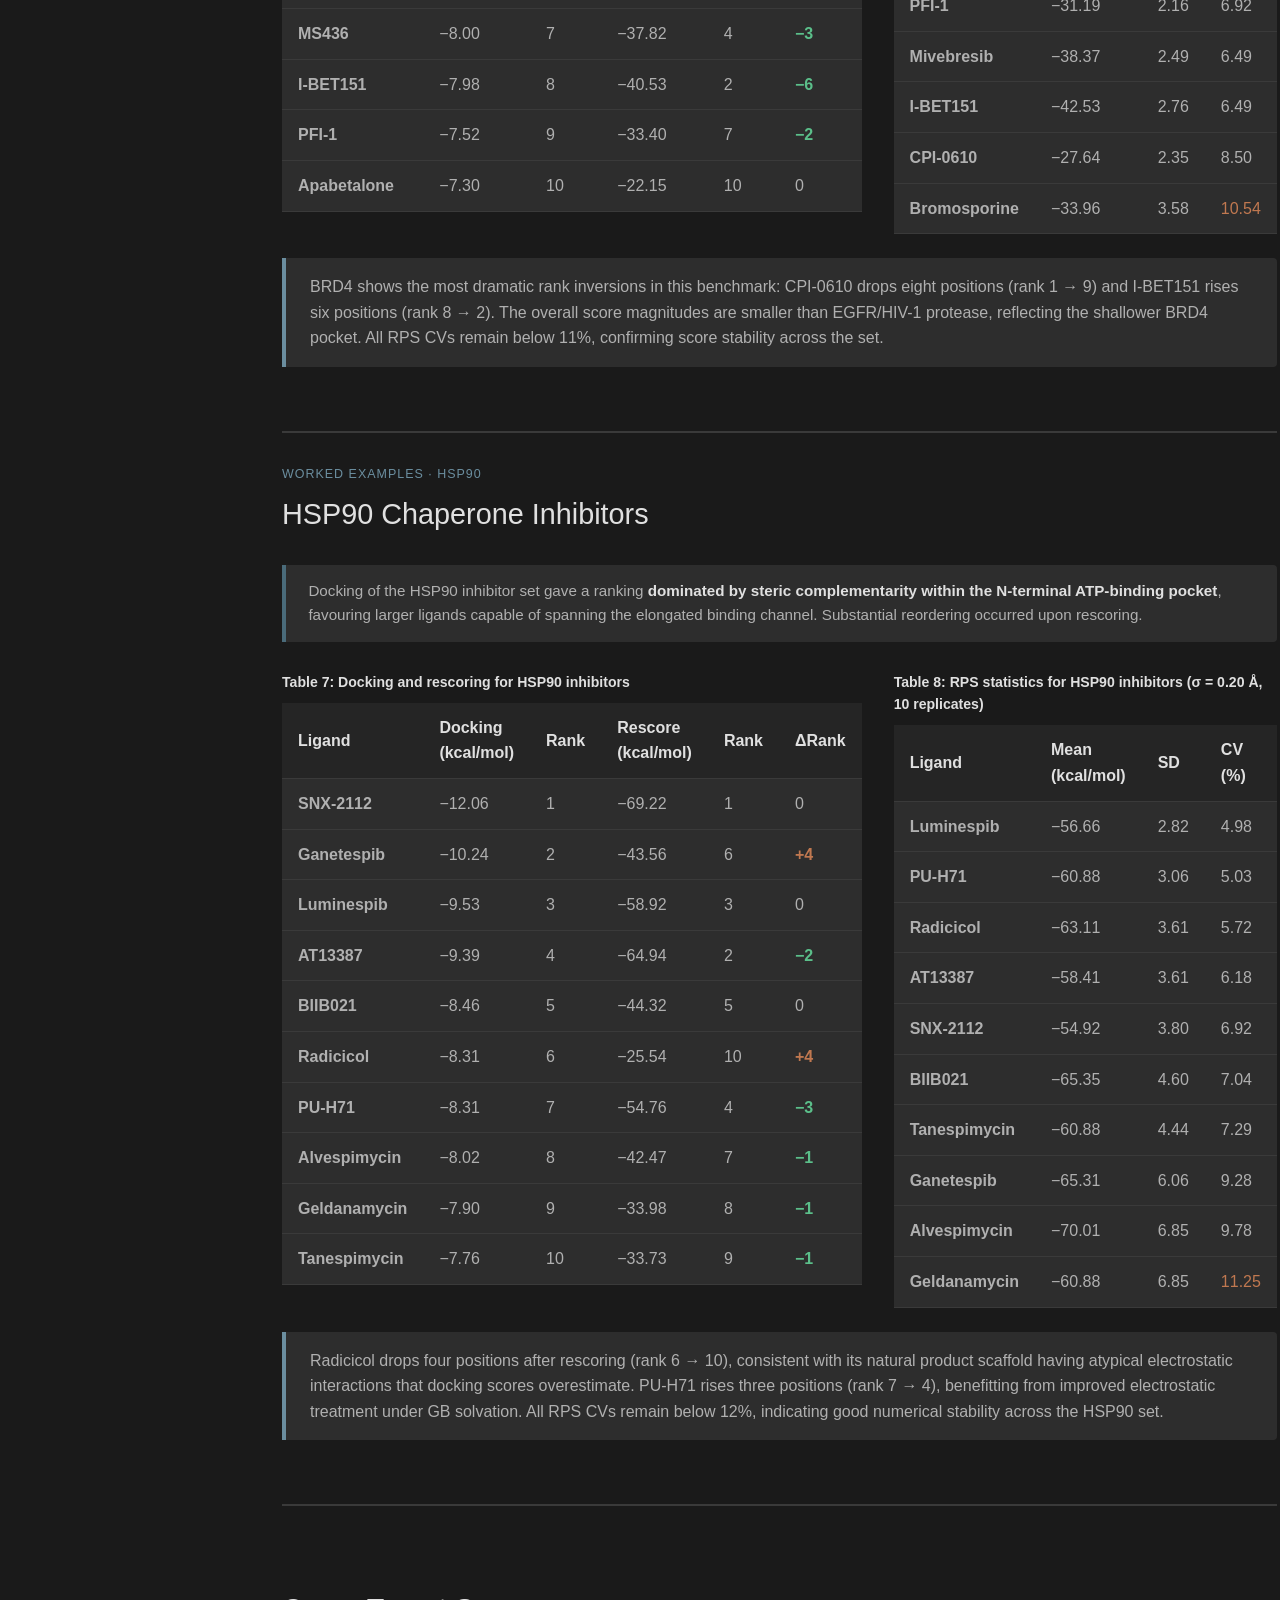
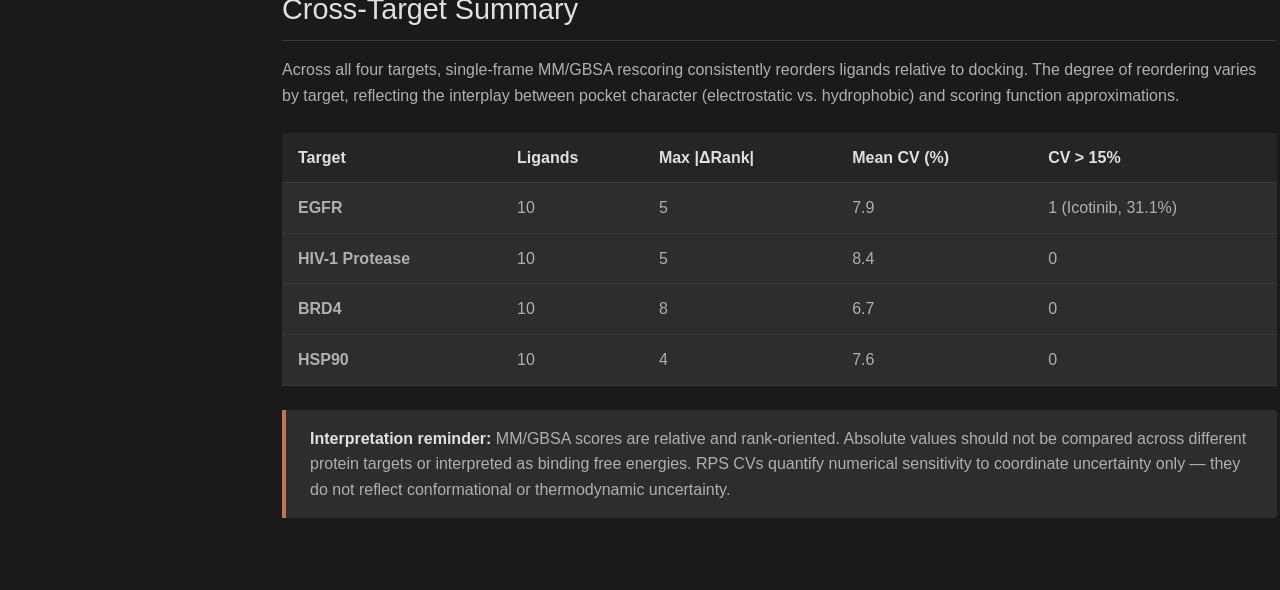
<file: docs/examples.html>
<!DOCTYPE html>
<html lang="en">
<head>
    <meta charset="UTF-8">
    <meta name="viewport" content="width=device-width, initial-scale=1.0">
    <title>Worked Examples – Pose Rescorer</title>
    <link rel="stylesheet" href="style.css">
    <style>
        /* ── Example-page additions ─────────────────────────────────────── */
        .breadcrumb {
            font-size: 0.78rem;
            letter-spacing: 0.08em;
            text-transform: uppercase;
            color: var(--accent);
            margin-bottom: 0.4rem;
        }

        .target-section {
            margin-top: 4rem;
            padding-top: 2rem;
            border-top: 2px solid var(--border);
        }
        .target-section:first-of-type {
            margin-top: 2rem;
            border-top: none;
        }

        .target-context {
            background-color: var(--bg-secondary);
            border-left: 4px solid var(--accent-dim);
            padding: 0.9rem 1.4rem;
            margin: 1.2rem 0 1.8rem;
            border-radius: 0 4px 4px 0;
            font-size: 0.95rem;
            color: var(--text-secondary);
        }
        .target-context strong {
            color: var(--text-primary);
        }

        /* ΔRank colours */
        .rank-up   { color: #5bbf8a; font-weight: 600; }   /* improved  */
        .rank-down { color: #c07850; font-weight: 600; }   /* worsened  */
        .rank-same { color: var(--text-secondary); }

        /* CV highlight */
        .cv-high     { color: #d9534f; font-weight: 600; }
        .cv-moderate { color: #c07850; }

        /* two-column table pair */
        .table-pair {
            display: grid;
            grid-template-columns: 1fr 1fr;
            gap: 2rem;
            align-items: start;
            margin: 1.5rem 0;
        }
        @media (max-width: 900px) {
            .table-pair { grid-template-columns: 1fr; }
        }

        .table-pair table { margin: 0; }

        .table-caption {
            font-size: 0.88rem;
            font-weight: 600;
            color: var(--text-primary);
            margin-bottom: 0.6rem;
        }

        /* section summary legend */
        .legend-bar {
            display: flex;
            gap: 2rem;
            margin-top: 1.5rem;
            padding: 0.75rem 1.2rem;
            background: var(--bg-secondary);
            border-radius: 4px;
            font-size: 0.82rem;
        }
        .legend-item { display: flex; align-items: center; gap: 0.5rem; }
        .legend-swatch {
            width: 12px; height: 12px;
            border-radius: 2px;
            display: inline-block;
        }

        /* main content wider for table pairs */
        main { max-width: 1100px; }
    </style>
</head>
<body>
    <nav>
        <ul>
            <h1 style="font-size: 2.5rem;">Pose Rescorer <span class="version">v1.1</span></h1>
            <li><a href="index.html">Overview</a></li>
            <li><a href="install.html">Installation</a></li>
            <li><a href="quickstart.html">Quickstart</a></li>
            <li><a href="cli.html">CLI Reference</a></li>
            <li><a href="examples.html" class="active">Worked Examples</a></li>
            <li><a href="limitations.html">Limitations</a></li>
        </ul>
    </nav>

    <main>
        <h1>Worked Examples</h1>
        <p class="subtitle">Four drug targets · docking rescoring · RPS uncertainty analysis</p>

        <p>
            Each example shows docking scores alongside single-frame MM/GBSA rescores, the resulting
            rank changes, and Rapid Perturbation Sampling (RPS) statistics. All MM/GBSA scores are
            reported in kcal/mol. A negative ΔRank means the compound moved <em>up</em> in ranking
            (more favoured) after rescoring; a positive ΔRank means it moved <em>down</em>.
        </p>

        <div class="legend-bar">
            <div class="legend-item">
                <span class="legend-swatch" style="background:#5bbf8a;"></span>
                <span>ΔRank negative – compound improved in MM/GBSA ranking</span>
            </div>
            <div class="legend-item">
                <span class="legend-swatch" style="background:#c07850;"></span>
                <span>ΔRank positive – compound dropped in MM/GBSA ranking</span>
            </div>
            <div class="legend-item">
                <span class="legend-swatch" style="background:#d9534f;"></span>
                <span>CV &gt; 15% – score sensitive to coordinate perturbation</span>
            </div>
        </div>

        <!-- ═══════════════════════════════════════════════════════════════ -->
        <!-- EGFR                                                            -->
        <!-- ═══════════════════════════════════════════════════════════════ -->
        <div class="target-section" id="egfr">
            <div class="breadcrumb">Worked Examples · EGFR</div>
            <h2 style="border:none; margin-top:0.4rem;">EGFR Kinase Inhibitors</h2>

            <div class="target-context">
                Empirical docking scores for the EGFR ligand set <strong>favoured bulkier and more
                hydrophobic compounds</strong>, producing a ranking largely driven by steric
                complementarity. Application of Pose-Rescorer gave a reordered ligand ranking based on
                single-frame MM/GBSA scores.
            </div>

            <div class="table-pair">
                <div>
                    <div class="table-caption">Table 1: Docking scores and single-frame MM/GBSA rescoring for EGFR inhibitors</div>
                    <table>
                        <thead>
                            <tr>
                                <th>Ligand</th>
                                <th>Docking (kcal/mol)</th>
                                <th>Rank</th>
                                <th>Rescore (kcal/mol)</th>
                                <th>Rank</th>
                                <th>ΔRank</th>
                            </tr>
                        </thead>
                        <tbody>
                            <tr><td><strong>Lapatinib</strong></td><td>−10.63</td><td>1</td><td>−96.06</td><td>3</td><td class="rank-down">+2</td></tr>
                            <tr><td><strong>TAK-285</strong></td><td>−10.02</td><td>2</td><td>−100.33</td><td>1</td><td class="rank-up">−1</td></tr>
                            <tr><td><strong>AEE788</strong></td><td>−9.82</td><td>3</td><td>−78.97</td><td>4</td><td class="rank-down">+1</td></tr>
                            <tr><td><strong>Gefitinib</strong></td><td>−9.40</td><td>4</td><td>−99.10</td><td>2</td><td class="rank-up">−2</td></tr>
                            <tr><td><strong>Icotinib</strong></td><td>−9.22</td><td>5</td><td>−21.62</td><td>10</td><td class="rank-down">+5</td></tr>
                            <tr><td><strong>PKI-166</strong></td><td>−9.19</td><td>6</td><td>−60.55</td><td>7</td><td class="rank-down">+1</td></tr>
                            <tr><td><strong>Vandetanib</strong></td><td>−9.10</td><td>7</td><td>−74.24</td><td>6</td><td class="rank-up">−1</td></tr>
                            <tr><td><strong>AG1478</strong></td><td>−8.39</td><td>8</td><td>−42.18</td><td>9</td><td class="rank-down">+1</td></tr>
                            <tr><td><strong>PD153035</strong></td><td>−8.32</td><td>9</td><td>−43.02</td><td>8</td><td class="rank-up">−1</td></tr>
                            <tr><td><strong>Erlotinib</strong></td><td>−8.01</td><td>10</td><td>−75.24</td><td>5</td><td class="rank-up">−5</td></tr>
                        </tbody>
                    </table>
                </div>

                <div>
                    <div class="table-caption">Table 2: RPS summary statistics for EGFR inhibitors (σ = 0.20 Å, 10 replicates)</div>
                    <table>
                        <thead>
                            <tr>
                                <th>Ligand</th>
                                <th>Mean (kcal/mol)</th>
                                <th>SD</th>
                                <th>CV (%)</th>
                            </tr>
                        </thead>
                        <tbody>
                            <tr><td><strong>Gefitinib</strong></td><td>−92.62</td><td>3.39</td><td>3.66</td></tr>
                            <tr><td><strong>Lapatinib</strong></td><td>−95.46</td><td>4.85</td><td>5.08</td></tr>
                            <tr><td><strong>TAK-285</strong></td><td>−97.09</td><td>6.80</td><td>7.01</td></tr>
                            <tr><td><strong>AEE788</strong></td><td>−95.18</td><td>7.00</td><td>7.35</td></tr>
                            <tr><td><strong>Erlotinib</strong></td><td>−77.78</td><td>6.18</td><td>7.95</td></tr>
                            <tr><td><strong>Vandetanib</strong></td><td>−77.69</td><td>5.71</td><td>7.35</td></tr>
                            <tr><td><strong>PKI-166</strong></td><td>−57.37</td><td>4.32</td><td>7.53</td></tr>
                            <tr><td><strong>AG1478</strong></td><td>−49.86</td><td>5.52</td><td>11.07</td></tr>
                            <tr><td><strong>PD153035</strong></td><td>−40.87</td><td>4.46</td><td>10.92</td></tr>
                            <tr><td><strong>Icotinib</strong></td><td>−23.80</td><td>7.40</td><td class="cv-high">31.07</td></tr>
                        </tbody>
                    </table>
                </div>
            </div>

            <div class="callout">
                <p>
                    Icotinib ranks last by MM/GBSA (−21.62 kcal/mol) and exhibits a high CV of
                    <strong>31.07%</strong>, indicating that its score is highly sensitive to small
                    coordinate perturbations and should be interpreted with caution. TAK-285 and
                    Gefitinib, which rise in rank after rescoring, show low CVs (&lt;8%), confirming
                    their scores are geometrically stable.
                </p>
            </div>
        </div>

        <!-- ═══════════════════════════════════════════════════════════════ -->
        <!-- HIV-1 PROTEASE                                                  -->
        <!-- ═══════════════════════════════════════════════════════════════ -->
        <div class="target-section" id="hiv1">
            <div class="breadcrumb">Worked Examples · HIV-1 Protease</div>
            <h2 style="border:none; margin-top:0.4rem;">HIV-1 Protease Inhibitors</h2>

            <div class="target-context">
                Docking of the HIV-1 protease inhibitor set produced a ranking <strong>strongly
                influenced by steric complementarity</strong> within the compact active-site cavity.
                Single-frame MM/GBSA rescoring resulted in substantial reordering of ligands.
            </div>

            <div class="table-pair">
                <div>
                    <div class="table-caption">Table 3: Docking and rescoring for HIV-1 protease inhibitors</div>
                    <table>
                        <thead>
                            <tr>
                                <th>Ligand</th>
                                <th>Docking (kcal/mol)</th>
                                <th>Rank</th>
                                <th>Rescore (kcal/mol)</th>
                                <th>Rank</th>
                                <th>ΔRank</th>
                            </tr>
                        </thead>
                        <tbody>
                            <tr><td><strong>Saquinavir</strong></td><td>−10.97</td><td>1</td><td>−86.97</td><td>1</td><td class="rank-same">0</td></tr>
                            <tr><td><strong>Indinavir</strong></td><td>−10.69</td><td>2</td><td>−81.35</td><td>2</td><td class="rank-same">0</td></tr>
                            <tr><td><strong>Lopinavir</strong></td><td>−10.44</td><td>3</td><td>−72.22</td><td>4</td><td class="rank-down">+1</td></tr>
                            <tr><td><strong>Tipranavir</strong></td><td>−10.00</td><td>4</td><td>−54.37</td><td>9</td><td class="rank-down">+5</td></tr>
                            <tr><td><strong>Atazanavir</strong></td><td>−9.74</td><td>5</td><td>−75.30</td><td>3</td><td class="rank-up">−2</td></tr>
                            <tr><td><strong>Brecanavir</strong></td><td>−9.65</td><td>6</td><td>−58.29</td><td>8</td><td class="rank-down">+2</td></tr>
                            <tr><td><strong>Nelfinavir</strong></td><td>−9.54</td><td>7</td><td>−61.42</td><td>7</td><td class="rank-same">0</td></tr>
                            <tr><td><strong>Ritonavir</strong></td><td>−9.40</td><td>8</td><td>−66.80</td><td>6</td><td class="rank-up">−2</td></tr>
                            <tr><td><strong>Darunavir</strong></td><td>−9.04</td><td>9</td><td>−65.31</td><td>5</td><td class="rank-up">−4</td></tr>
                            <tr><td><strong>Amprenavir</strong></td><td>−8.71</td><td>10</td><td>−54.74</td><td>10</td><td class="rank-same">0</td></tr>
                        </tbody>
                    </table>
                </div>

                <div>
                    <div class="table-caption">Table 4: RPS summary statistics for HIV-1 protease inhibitors (σ = 0.20 Å, 10 replicates)</div>
                    <table>
                        <thead>
                            <tr>
                                <th>Ligand</th>
                                <th>Mean (kcal/mol)</th>
                                <th>SD</th>
                                <th>CV (%)</th>
                            </tr>
                        </thead>
                        <tbody>
                            <tr><td><strong>Atazanavir</strong></td><td>−80.07</td><td>2.70</td><td>3.37</td></tr>
                            <tr><td><strong>Amprenavir</strong></td><td>−54.02</td><td>3.26</td><td>6.04</td></tr>
                            <tr><td><strong>Ritonavir</strong></td><td>−88.08</td><td>5.54</td><td>6.29</td></tr>
                            <tr><td><strong>Nelfinavir</strong></td><td>−58.80</td><td>4.16</td><td>7.07</td></tr>
                            <tr><td><strong>Darunavir</strong></td><td>−64.82</td><td>4.66</td><td>7.19</td></tr>
                            <tr><td><strong>Indinavir</strong></td><td>−76.68</td><td>5.67</td><td>7.39</td></tr>
                            <tr><td><strong>Lopinavir</strong></td><td>−75.51</td><td>6.96</td><td>9.21</td></tr>
                            <tr><td><strong>Tipranavir</strong></td><td>−52.84</td><td>5.76</td><td>10.89</td></tr>
                            <tr><td><strong>Brecanavir</strong></td><td>−58.22</td><td>7.65</td><td>13.13</td></tr>
                            <tr><td><strong>Saquinavir</strong></td><td>−63.87</td><td>8.43</td><td>13.20</td></tr>
                        </tbody>
                    </table>
                </div>
            </div>

            <div class="callout">
                <p>
                    Tipranavir drops five positions after rescoring (rank 4 → 9) despite a docking score
                    of −10.00 kcal/mol, consistent with known difficulties in scoring its unusual
                    non-peptidic scaffold. All RPS CVs remain below 15%, indicating the entire set
                    has moderate-to-high score stability. Brecanavir and Saquinavir show the highest
                    CVs (13.1–13.2%), approaching the MODERATE/LOW boundary.
                </p>
            </div>
        </div>

        <!-- ═══════════════════════════════════════════════════════════════ -->
        <!-- BRD4                                                            -->
        <!-- ═══════════════════════════════════════════════════════════════ -->
        <div class="target-section" id="brd4">
            <div class="breadcrumb">Worked Examples · BRD4</div>
            <h2 style="border:none; margin-top:0.4rem;">BRD4 Bromodomain Inhibitors</h2>

            <div class="target-context">
                Docking of the BRD4 inhibitor set produced a ranking influenced primarily by
                <strong>steric complementarity within the shallow acetyl-lysine recognition pocket</strong>.
                Single-frame MM/GBSA rescoring resulted in pronounced reordering of ligands.
            </div>

            <div class="table-pair">
                <div>
                    <div class="table-caption">Table 5: Docking and rescoring for BRD4 inhibitors</div>
                    <table>
                        <thead>
                            <tr>
                                <th>Ligand</th>
                                <th>Docking (kcal/mol)</th>
                                <th>Rank</th>
                                <th>Rescore (kcal/mol)</th>
                                <th>Rank</th>
                                <th>ΔRank</th>
                            </tr>
                        </thead>
                        <tbody>
                            <tr><td><strong>CPI-0610</strong></td><td>−9.95</td><td>1</td><td>−23.11</td><td>9</td><td class="rank-down">+8</td></tr>
                            <tr><td><strong>Molibresib</strong></td><td>−9.49</td><td>2</td><td>−36.01</td><td>6</td><td class="rank-down">+4</td></tr>
                            <tr><td><strong>Birabresib</strong></td><td>−9.42</td><td>3</td><td>−38.47</td><td>3</td><td class="rank-same">0</td></tr>
                            <tr><td><strong>Mivebresib</strong></td><td>−9.02</td><td>4</td><td>−32.03</td><td>8</td><td class="rank-down">+4</td></tr>
                            <tr><td><strong>JQ1</strong></td><td>−8.65</td><td>5</td><td>−41.21</td><td>1</td><td class="rank-up">−4</td></tr>
                            <tr><td><strong>Bromosporine</strong></td><td>−8.40</td><td>6</td><td>−36.85</td><td>5</td><td class="rank-up">−1</td></tr>
                            <tr><td><strong>MS436</strong></td><td>−8.00</td><td>7</td><td>−37.82</td><td>4</td><td class="rank-up">−3</td></tr>
                            <tr><td><strong>I-BET151</strong></td><td>−7.98</td><td>8</td><td>−40.53</td><td>2</td><td class="rank-up">−6</td></tr>
                            <tr><td><strong>PFI-1</strong></td><td>−7.52</td><td>9</td><td>−33.40</td><td>7</td><td class="rank-up">−2</td></tr>
                            <tr><td><strong>Apabetalone</strong></td><td>−7.30</td><td>10</td><td>−22.15</td><td>10</td><td class="rank-same">0</td></tr>
                        </tbody>
                    </table>
                </div>

                <div>
                    <div class="table-caption">Table 6: RPS statistics for BRD4 inhibitors (σ = 0.20 Å, 10 replicates)</div>
                    <table>
                        <thead>
                            <tr>
                                <th>Ligand</th>
                                <th>Mean (kcal/mol)</th>
                                <th>SD</th>
                                <th>CV (%)</th>
                            </tr>
                        </thead>
                        <tbody>
                            <tr><td><strong>Molibresib</strong></td><td>−35.67</td><td>1.05</td><td>2.94</td></tr>
                            <tr><td><strong>MS436</strong></td><td>−37.38</td><td>1.86</td><td>4.98</td></tr>
                            <tr><td><strong>JQ1</strong></td><td>−41.18</td><td>2.19</td><td>5.31</td></tr>
                            <tr><td><strong>Birabresib</strong></td><td>−39.82</td><td>2.24</td><td>5.62</td></tr>
                            <tr><td><strong>Apabetalone</strong></td><td>−26.32</td><td>1.76</td><td>6.69</td></tr>
                            <tr><td><strong>PFI-1</strong></td><td>−31.19</td><td>2.16</td><td>6.92</td></tr>
                            <tr><td><strong>Mivebresib</strong></td><td>−38.37</td><td>2.49</td><td>6.49</td></tr>
                            <tr><td><strong>I-BET151</strong></td><td>−42.53</td><td>2.76</td><td>6.49</td></tr>
                            <tr><td><strong>CPI-0610</strong></td><td>−27.64</td><td>2.35</td><td>8.50</td></tr>
                            <tr><td><strong>Bromosporine</strong></td><td>−33.96</td><td>3.58</td><td class="cv-moderate">10.54</td></tr>
                        </tbody>
                    </table>
                </div>
            </div>

            <div class="callout">
                <p>
                    BRD4 shows the most dramatic rank inversions in this benchmark: CPI-0610 drops
                    eight positions (rank 1 → 9) and I-BET151 rises six positions (rank 8 → 2). The
                    overall score magnitudes are smaller than EGFR/HIV-1 protease, reflecting the
                    shallower BRD4 pocket. All RPS CVs remain below 11%, confirming score stability
                    across the set.
                </p>
            </div>
        </div>

        <!-- ═══════════════════════════════════════════════════════════════ -->
        <!-- HSP90                                                           -->
        <!-- ═══════════════════════════════════════════════════════════════ -->
        <div class="target-section" id="hsp90">
            <div class="breadcrumb">Worked Examples · HSP90</div>
            <h2 style="border:none; margin-top:0.4rem;">HSP90 Chaperone Inhibitors</h2>

            <div class="target-context">
                Docking of the HSP90 inhibitor set gave a ranking <strong>dominated by steric
                complementarity within the N-terminal ATP-binding pocket</strong>, favouring larger
                ligands capable of spanning the elongated binding channel. Substantial reordering
                occurred upon rescoring.
            </div>

            <div class="table-pair">
                <div>
                    <div class="table-caption">Table 7: Docking and rescoring for HSP90 inhibitors</div>
                    <table>
                        <thead>
                            <tr>
                                <th>Ligand</th>
                                <th>Docking (kcal/mol)</th>
                                <th>Rank</th>
                                <th>Rescore (kcal/mol)</th>
                                <th>Rank</th>
                                <th>ΔRank</th>
                            </tr>
                        </thead>
                        <tbody>
                            <tr><td><strong>SNX-2112</strong></td><td>−12.06</td><td>1</td><td>−69.22</td><td>1</td><td class="rank-same">0</td></tr>
                            <tr><td><strong>Ganetespib</strong></td><td>−10.24</td><td>2</td><td>−43.56</td><td>6</td><td class="rank-down">+4</td></tr>
                            <tr><td><strong>Luminespib</strong></td><td>−9.53</td><td>3</td><td>−58.92</td><td>3</td><td class="rank-same">0</td></tr>
                            <tr><td><strong>AT13387</strong></td><td>−9.39</td><td>4</td><td>−64.94</td><td>2</td><td class="rank-up">−2</td></tr>
                            <tr><td><strong>BIIB021</strong></td><td>−8.46</td><td>5</td><td>−44.32</td><td>5</td><td class="rank-same">0</td></tr>
                            <tr><td><strong>Radicicol</strong></td><td>−8.31</td><td>6</td><td>−25.54</td><td>10</td><td class="rank-down">+4</td></tr>
                            <tr><td><strong>PU-H71</strong></td><td>−8.31</td><td>7</td><td>−54.76</td><td>4</td><td class="rank-up">−3</td></tr>
                            <tr><td><strong>Alvespimycin</strong></td><td>−8.02</td><td>8</td><td>−42.47</td><td>7</td><td class="rank-up">−1</td></tr>
                            <tr><td><strong>Geldanamycin</strong></td><td>−7.90</td><td>9</td><td>−33.98</td><td>8</td><td class="rank-up">−1</td></tr>
                            <tr><td><strong>Tanespimycin</strong></td><td>−7.76</td><td>10</td><td>−33.73</td><td>9</td><td class="rank-up">−1</td></tr>
                        </tbody>
                    </table>
                </div>

                <div>
                    <div class="table-caption">Table 8: RPS statistics for HSP90 inhibitors (σ = 0.20 Å, 10 replicates)</div>
                    <table>
                        <thead>
                            <tr>
                                <th>Ligand</th>
                                <th>Mean (kcal/mol)</th>
                                <th>SD</th>
                                <th>CV (%)</th>
                            </tr>
                        </thead>
                        <tbody>
                            <tr><td><strong>Luminespib</strong></td><td>−56.66</td><td>2.82</td><td>4.98</td></tr>
                            <tr><td><strong>PU-H71</strong></td><td>−60.88</td><td>3.06</td><td>5.03</td></tr>
                            <tr><td><strong>Radicicol</strong></td><td>−63.11</td><td>3.61</td><td>5.72</td></tr>
                            <tr><td><strong>AT13387</strong></td><td>−58.41</td><td>3.61</td><td>6.18</td></tr>
                            <tr><td><strong>SNX-2112</strong></td><td>−54.92</td><td>3.80</td><td>6.92</td></tr>
                            <tr><td><strong>BIIB021</strong></td><td>−65.35</td><td>4.60</td><td>7.04</td></tr>
                            <tr><td><strong>Tanespimycin</strong></td><td>−60.88</td><td>4.44</td><td>7.29</td></tr>
                            <tr><td><strong>Ganetespib</strong></td><td>−65.31</td><td>6.06</td><td>9.28</td></tr>
                            <tr><td><strong>Alvespimycin</strong></td><td>−70.01</td><td>6.85</td><td>9.78</td></tr>
                            <tr><td><strong>Geldanamycin</strong></td><td>−60.88</td><td>6.85</td><td class="cv-moderate">11.25</td></tr>
                        </tbody>
                    </table>
                </div>
            </div>

            <div class="callout">
                <p>
                    Radicicol drops four positions after rescoring (rank 6 → 10), consistent with its
                    natural product scaffold having atypical electrostatic interactions that docking
                    scores overestimate. PU-H71 rises three positions (rank 7 → 4), benefitting from
                    improved electrostatic treatment under GB solvation. All RPS CVs remain below 12%,
                    indicating good numerical stability across the HSP90 set.
                </p>
            </div>
        </div>

        <!-- ═══════════════════════════════════════════════════════════════ -->
        <!-- Cross-target summary                                            -->
        <!-- ═══════════════════════════════════════════════════════════════ -->
        <div class="target-section" id="summary">
            <h2>Cross-Target Summary</h2>
            <p>
                Across all four targets, single-frame MM/GBSA rescoring consistently reorders ligands
                relative to docking. The degree of reordering varies by target, reflecting the interplay
                between pocket character (electrostatic vs. hydrophobic) and scoring function
                approximations.
            </p>
            <table>
                <thead>
                    <tr>
                        <th>Target</th>
                        <th>Ligands</th>
                        <th>Max |ΔRank|</th>
                        <th>Mean CV (%)</th>
                        <th>CV &gt; 15%</th>
                    </tr>
                </thead>
                <tbody>
                    <tr><td><strong>EGFR</strong></td><td>10</td><td>5</td><td>7.9</td><td>1 (Icotinib, 31.1%)</td></tr>
                    <tr><td><strong>HIV-1 Protease</strong></td><td>10</td><td>5</td><td>8.4</td><td>0</td></tr>
                    <tr><td><strong>BRD4</strong></td><td>10</td><td>8</td><td>6.7</td><td>0</td></tr>
                    <tr><td><strong>HSP90</strong></td><td>10</td><td>4</td><td>7.6</td><td>0</td></tr>
                </tbody>
            </table>

            <div class="callout warning">
                <p>
                    <strong>Interpretation reminder:</strong> MM/GBSA scores are relative and
                    rank-oriented. Absolute values should not be compared across different protein
                    targets or interpreted as binding free energies. RPS CVs quantify numerical
                    sensitivity to coordinate uncertainty only — they do not reflect conformational
                    or thermodynamic uncertainty.
                </p>
            </div>
        </div>

    </main>
</body>
</html>
</file>
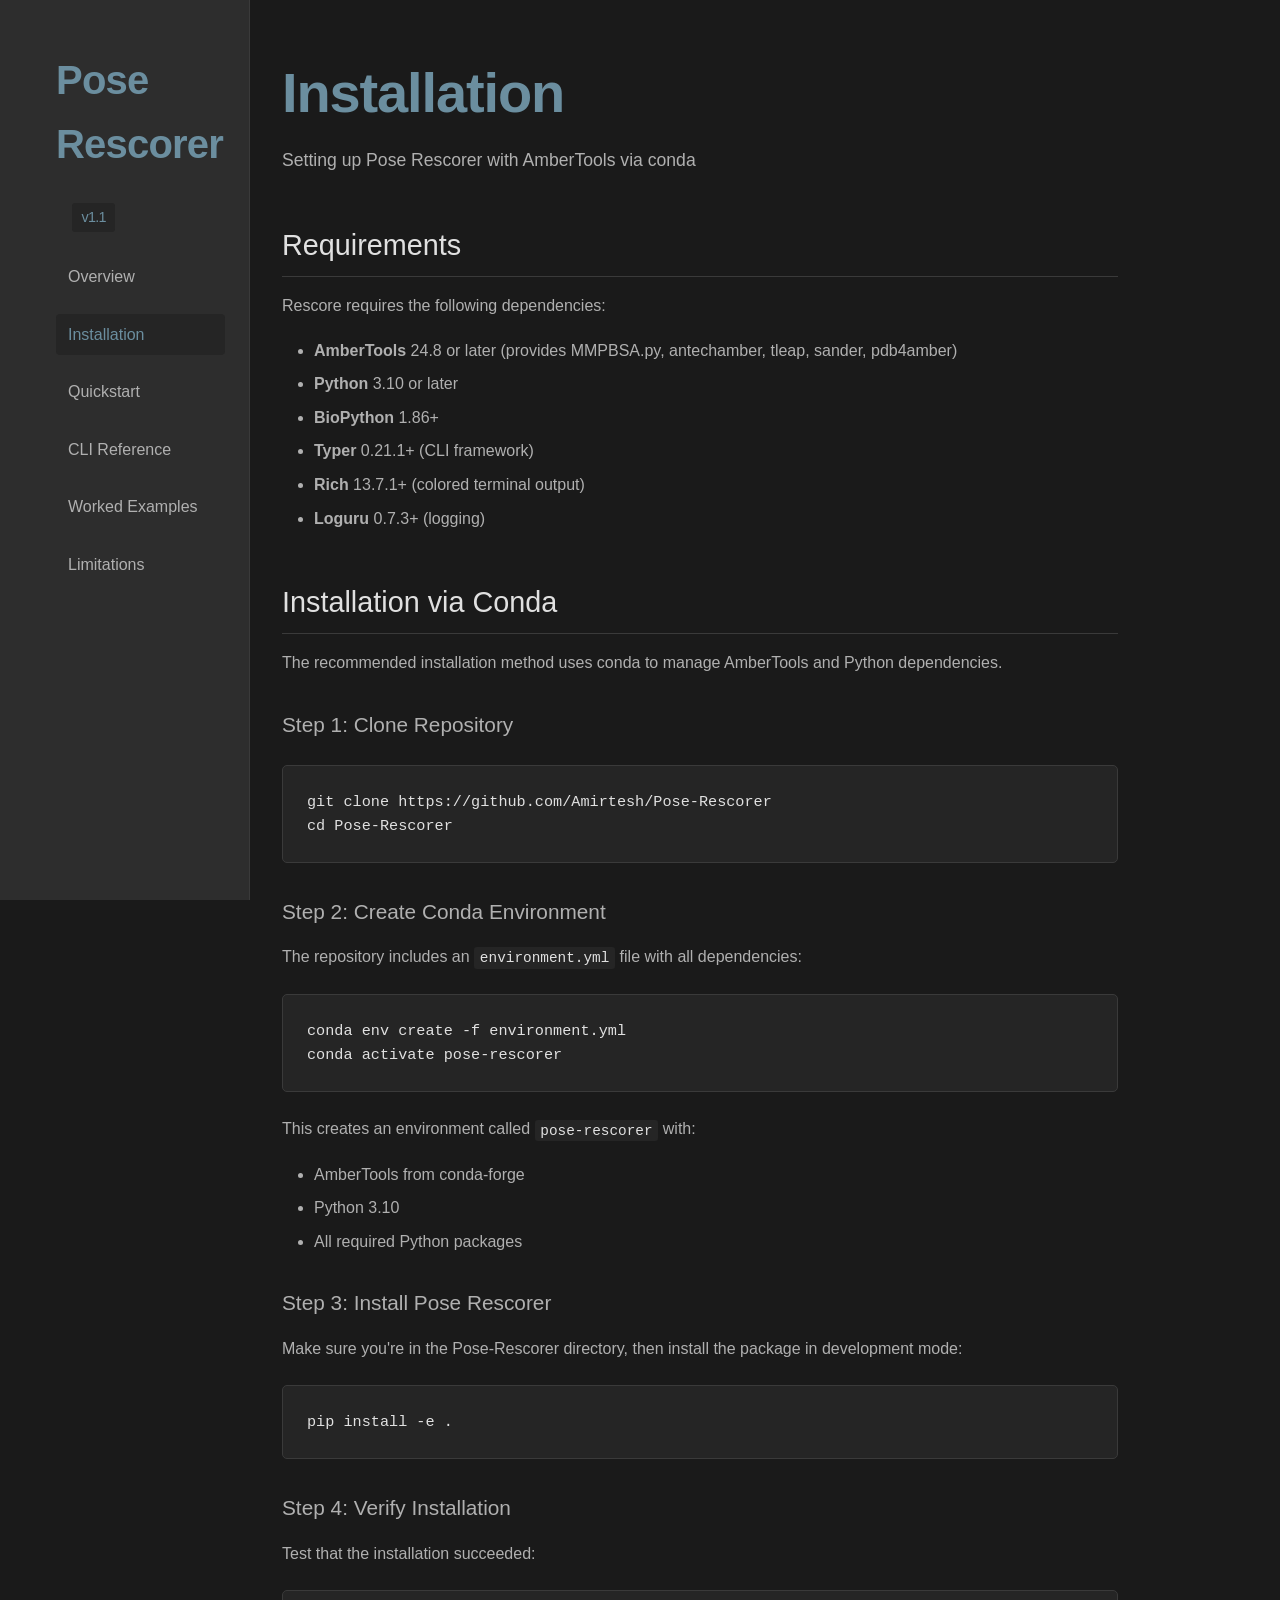
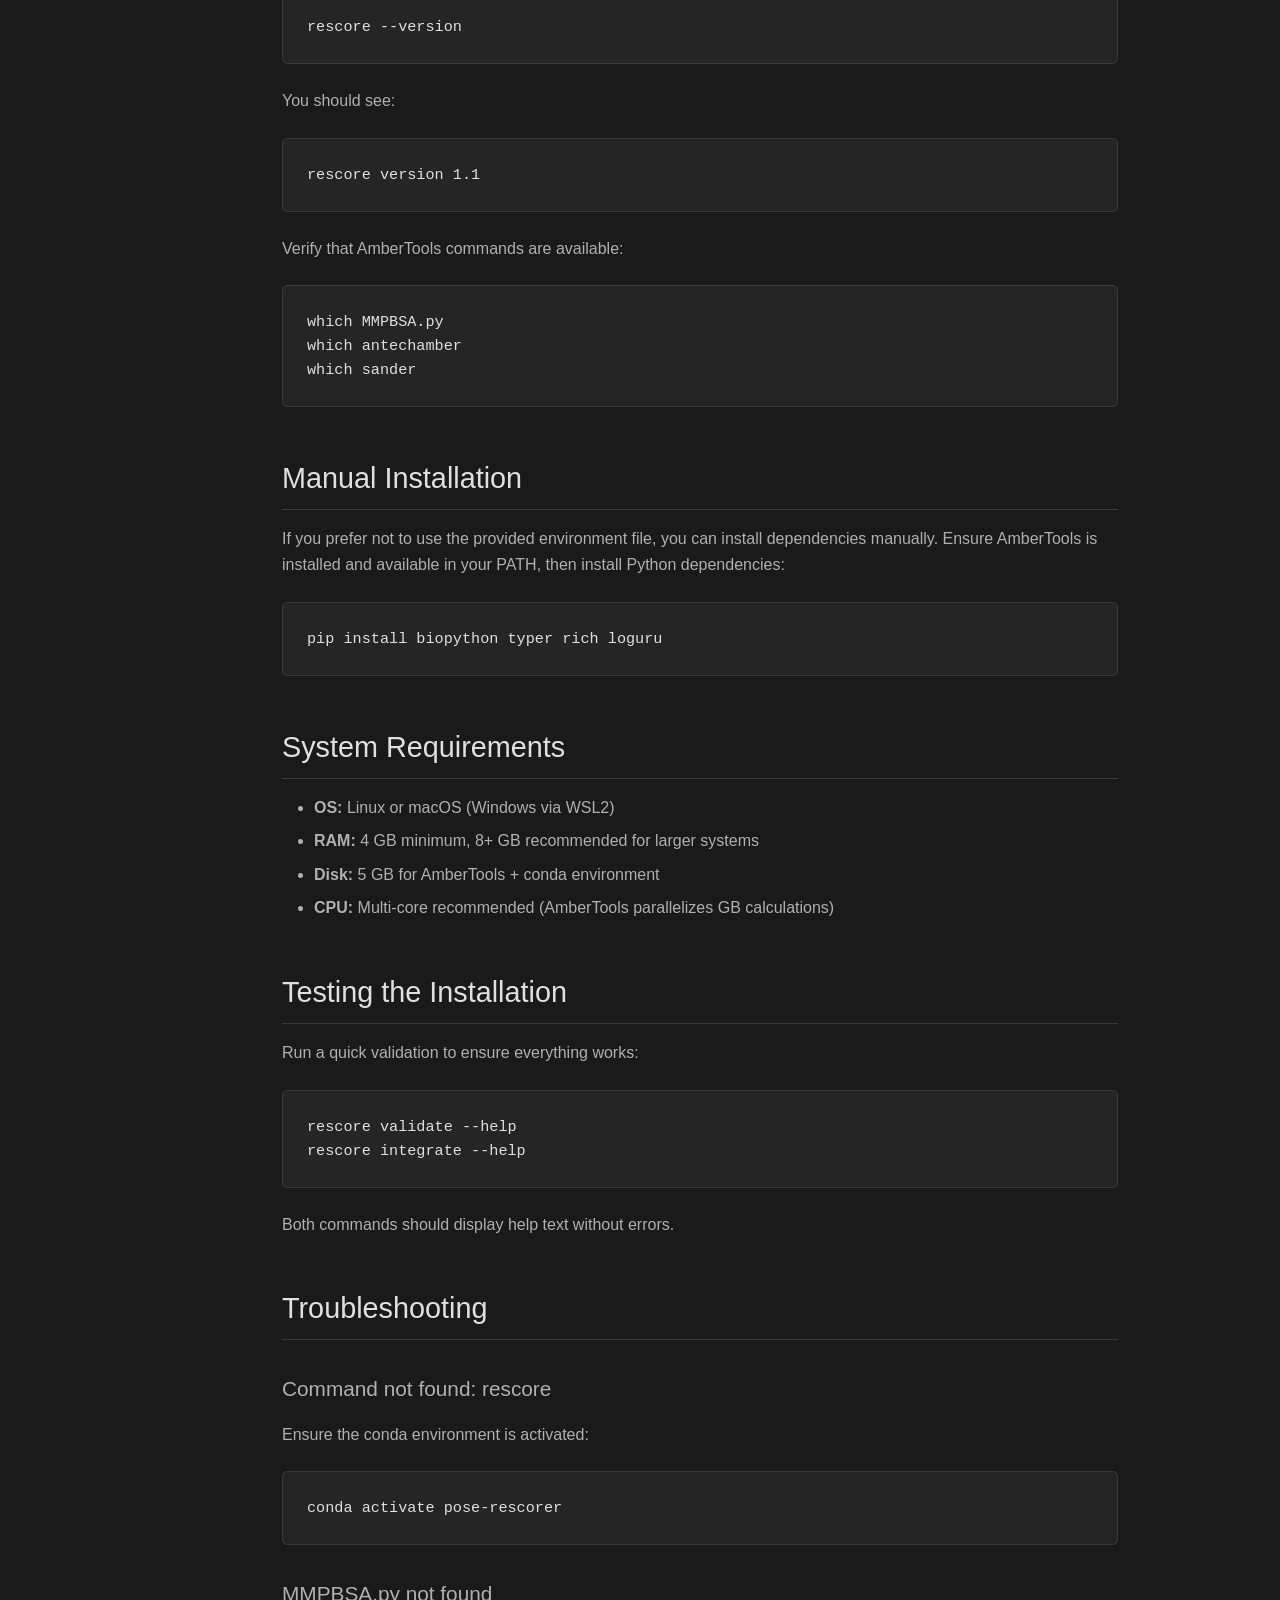
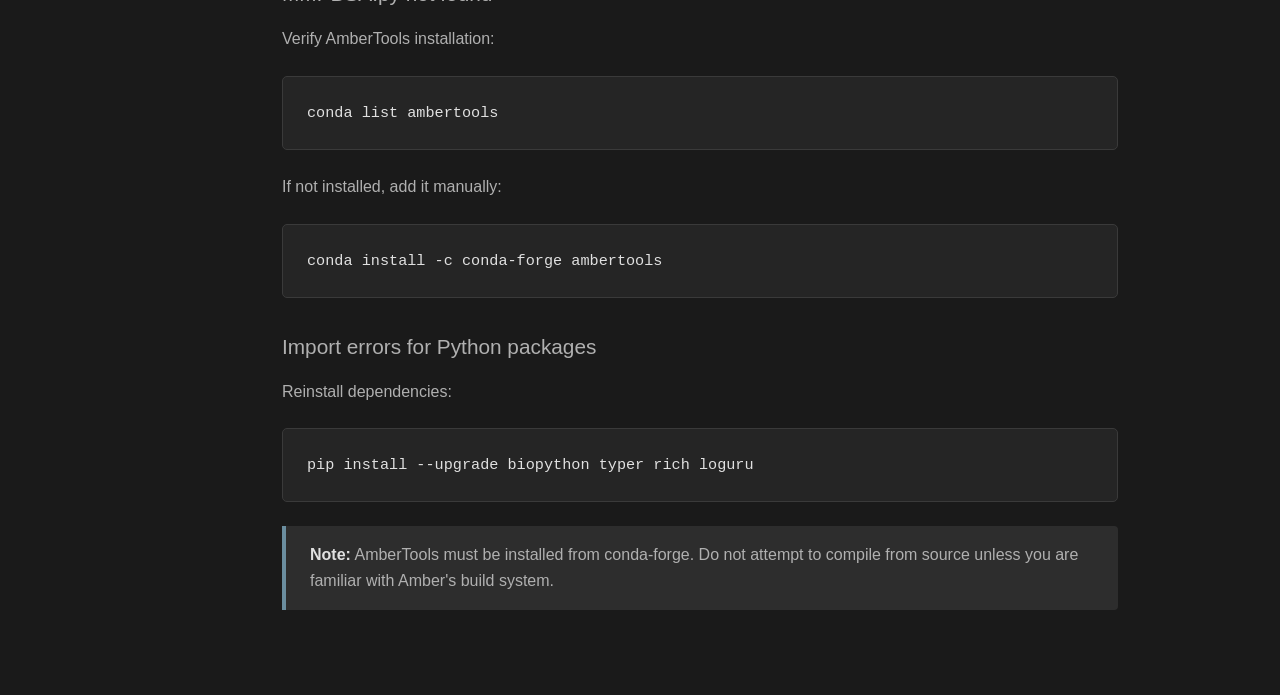
<file: docs/install.html>
<!DOCTYPE html>
<html lang="en">
<head>
    <meta charset="UTF-8">
    <meta name="viewport" content="width=device-width, initial-scale=1.0">
    <title>Installation - Pose Rescorer</title>
    <link rel="stylesheet" href="style.css">
</head>
<body>
    <nav>
        <ul>
            <h1 style="font-size: 2.5rem;">Pose Rescorer <span class="version">v1.1</span></h1>
            <li><a href="index.html">Overview</a></li>
            <li><a href="install.html" class="active">Installation</a></li>
            <li><a href="quickstart.html">Quickstart</a></li>
            <li><a href="cli.html">CLI Reference</a></li>
            <li><a href="examples.html">Worked Examples</a></li>
            <li><a href="limitations.html">Limitations</a></li>
        </ul>
    </nav>

    <main>
        <h1 style="font-size: 3.5rem;">Installation</h1>
        <p class="subtitle">Setting up Pose Rescorer with AmberTools via conda</p>

        <h2>Requirements</h2>
        <p>Rescore requires the following dependencies:</p>
        <ul>
            <li><strong>AmberTools</strong> 24.8 or later (provides MMPBSA.py, antechamber, tleap, sander, pdb4amber)</li>
            <li><strong>Python</strong> 3.10 or later</li>
            <li><strong>BioPython</strong> 1.86+</li>
            <li><strong>Typer</strong> 0.21.1+ (CLI framework)</li>
            <li><strong>Rich</strong> 13.7.1+ (colored terminal output)</li>
            <li><strong>Loguru</strong> 0.7.3+ (logging)</li>
        </ul>

        <h2>Installation via Conda</h2>
        <p>The recommended installation method uses conda to manage AmberTools and Python dependencies.</p>

        <h3>Step 1: Clone Repository</h3>
        <pre><code>git clone https://github.com/Amirtesh/Pose-Rescorer
cd Pose-Rescorer</code></pre>

        <h3>Step 2: Create Conda Environment</h3>
        <p>The repository includes an <code>environment.yml</code> file with all dependencies:</p>
        <pre><code>conda env create -f environment.yml
conda activate pose-rescorer</code></pre>

        <p>This creates an environment called <code>pose-rescorer</code> with:</p>
        <ul>
            <li>AmberTools from conda-forge</li>
            <li>Python 3.10</li>
            <li>All required Python packages</li>
        </ul>

        <h3>Step 3: Install Pose Rescorer</h3>
        <p>Make sure you're in the Pose-Rescorer directory, then install the package in development mode:</p>
        <pre><code>pip install -e .</code></pre>

        <h3>Step 4: Verify Installation</h3>
        <p>Test that the installation succeeded:</p>
        <pre><code>rescore --version</code></pre>

        <p>You should see:</p>
        <pre><code>rescore version 1.1</code></pre>

        <p>Verify that AmberTools commands are available:</p>
        <pre><code>which MMPBSA.py
which antechamber
which sander</code></pre>

        <h2>Manual Installation</h2>
        <p>
            If you prefer not to use the provided environment file, you can install dependencies manually.
            Ensure AmberTools is installed and available in your PATH, then install Python dependencies:
        </p>
        <pre><code>pip install biopython typer rich loguru</code></pre>

        <h2>System Requirements</h2>
        <ul>
            <li><strong>OS:</strong> Linux or macOS (Windows via WSL2)</li>
            <li><strong>RAM:</strong> 4 GB minimum, 8+ GB recommended for larger systems</li>
            <li><strong>Disk:</strong> 5 GB for AmberTools + conda environment</li>
            <li><strong>CPU:</strong> Multi-core recommended (AmberTools parallelizes GB calculations)</li>
        </ul>

        <h2>Testing the Installation</h2>
        <p>Run a quick validation to ensure everything works:</p>
        <pre><code>rescore validate --help
rescore integrate --help</code></pre>

        <p>Both commands should display help text without errors.</p>

        <h2>Troubleshooting</h2>

        <h3>Command not found: rescore</h3>
        <p>Ensure the conda environment is activated:</p>
        <pre><code>conda activate pose-rescorer</code></pre>

        <h3>MMPBSA.py not found</h3>
        <p>Verify AmberTools installation:</p>
        <pre><code>conda list ambertools</code></pre>
        <p>If not installed, add it manually:</p>
        <pre><code>conda install -c conda-forge ambertools</code></pre>

        <h3>Import errors for Python packages</h3>
        <p>Reinstall dependencies:</p>
        <pre><code>pip install --upgrade biopython typer rich loguru</code></pre>

        <div class="callout">
            <p><strong>Note:</strong> AmberTools must be installed from conda-forge. Do not attempt to compile
            from source unless you are familiar with Amber's build system.</p>
        </div>
    </main>
</body>
</html>
</file>
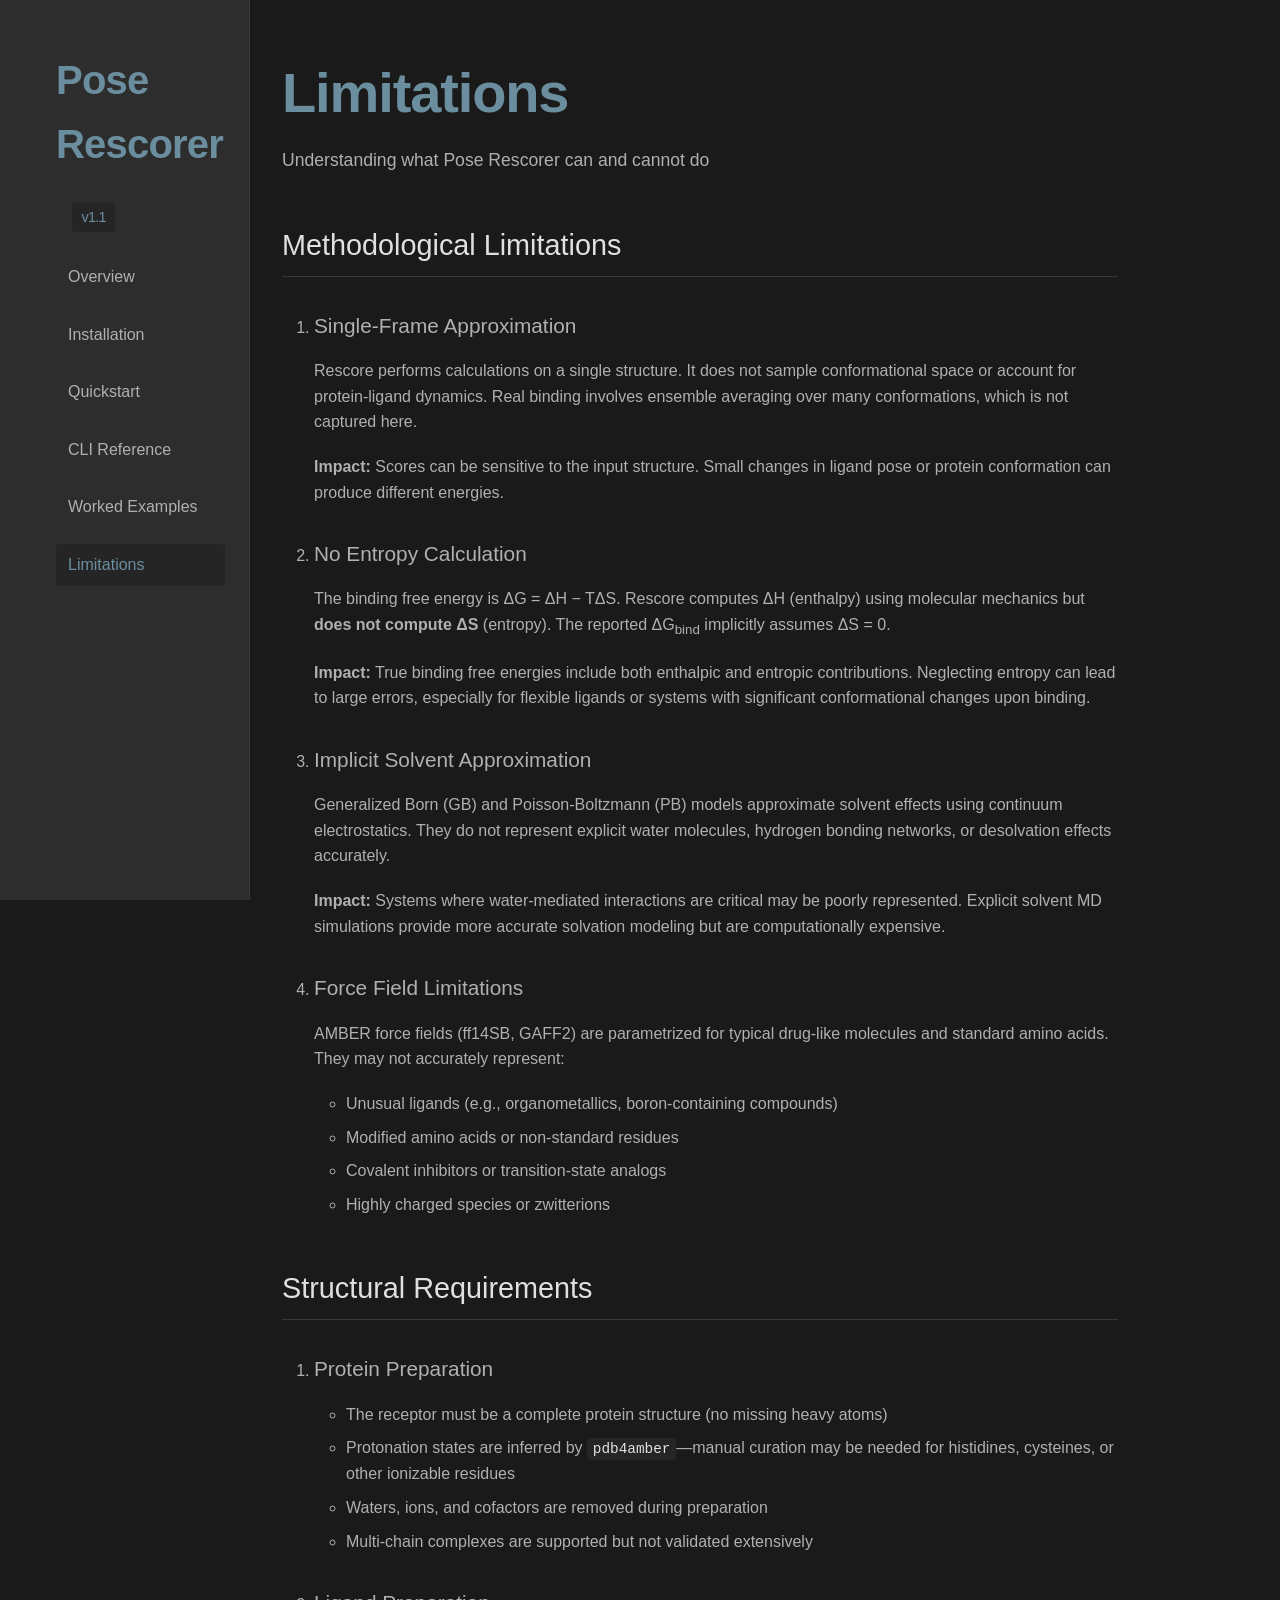
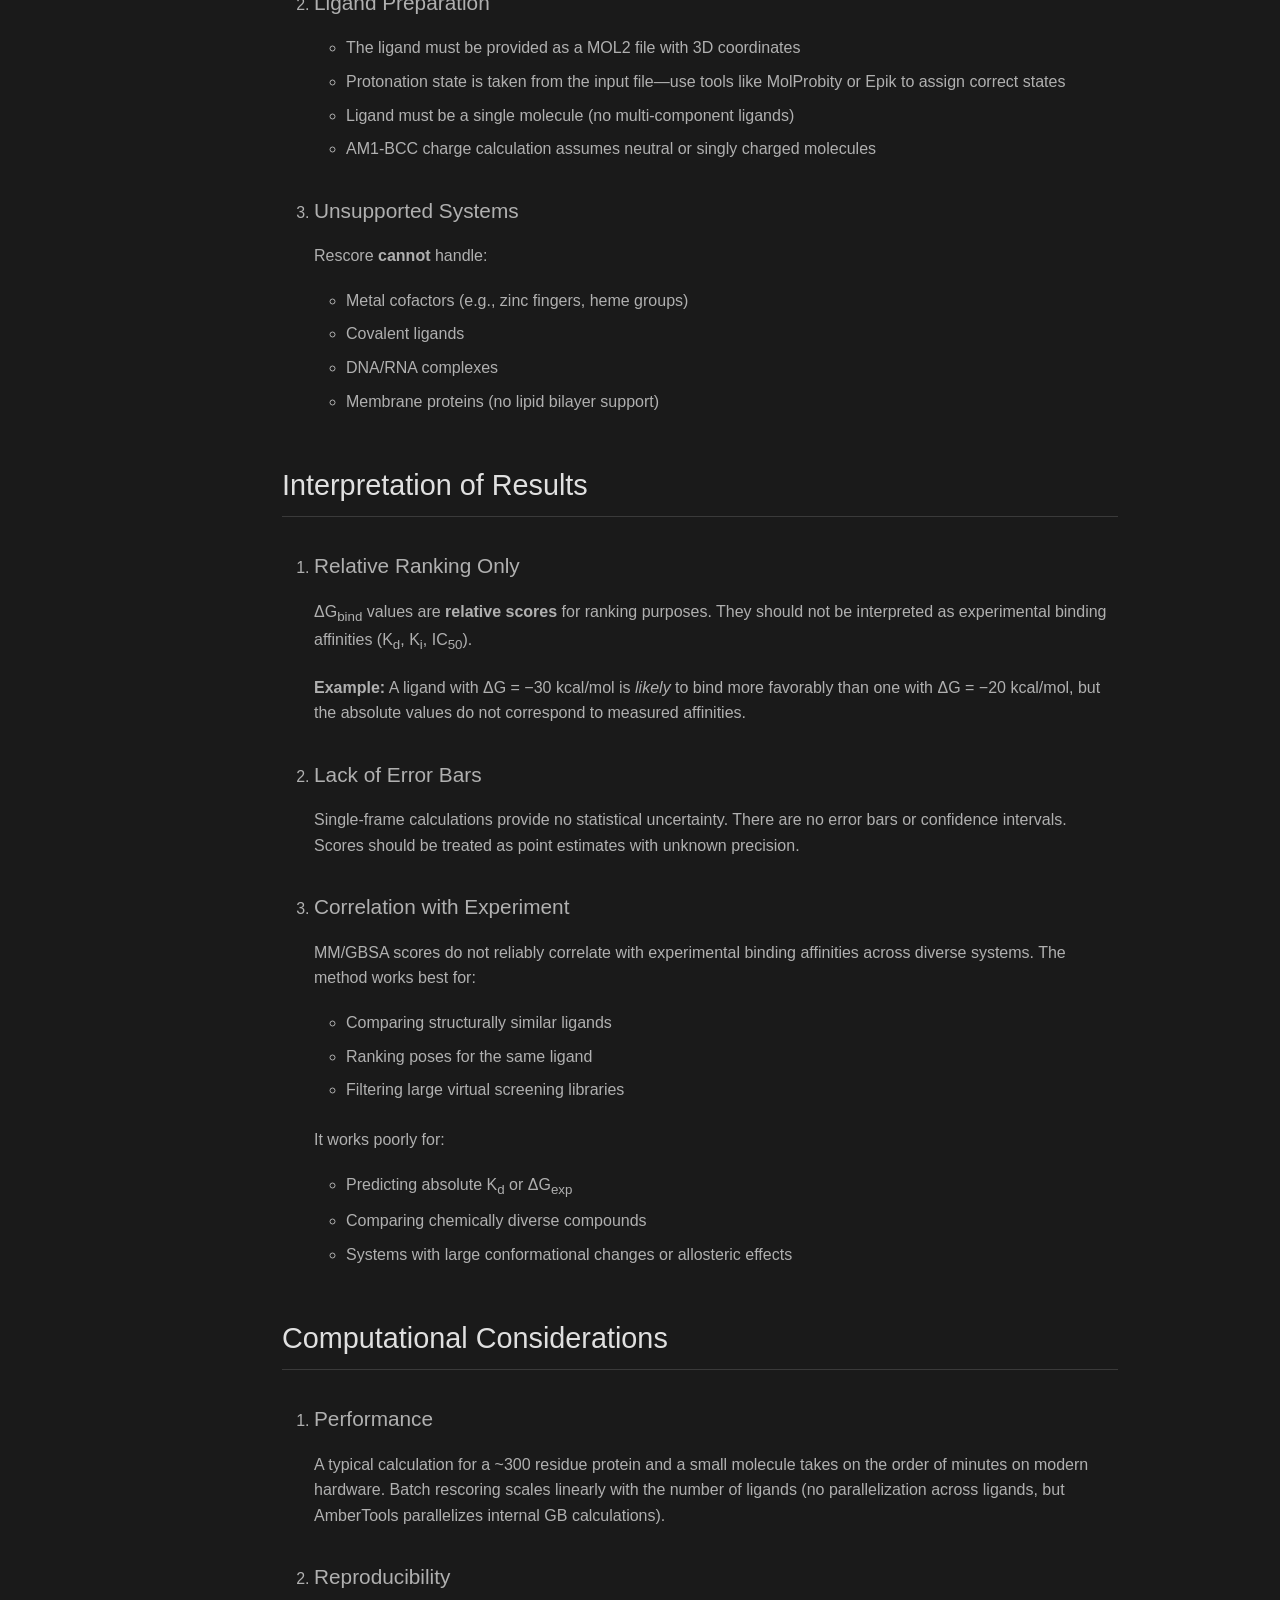
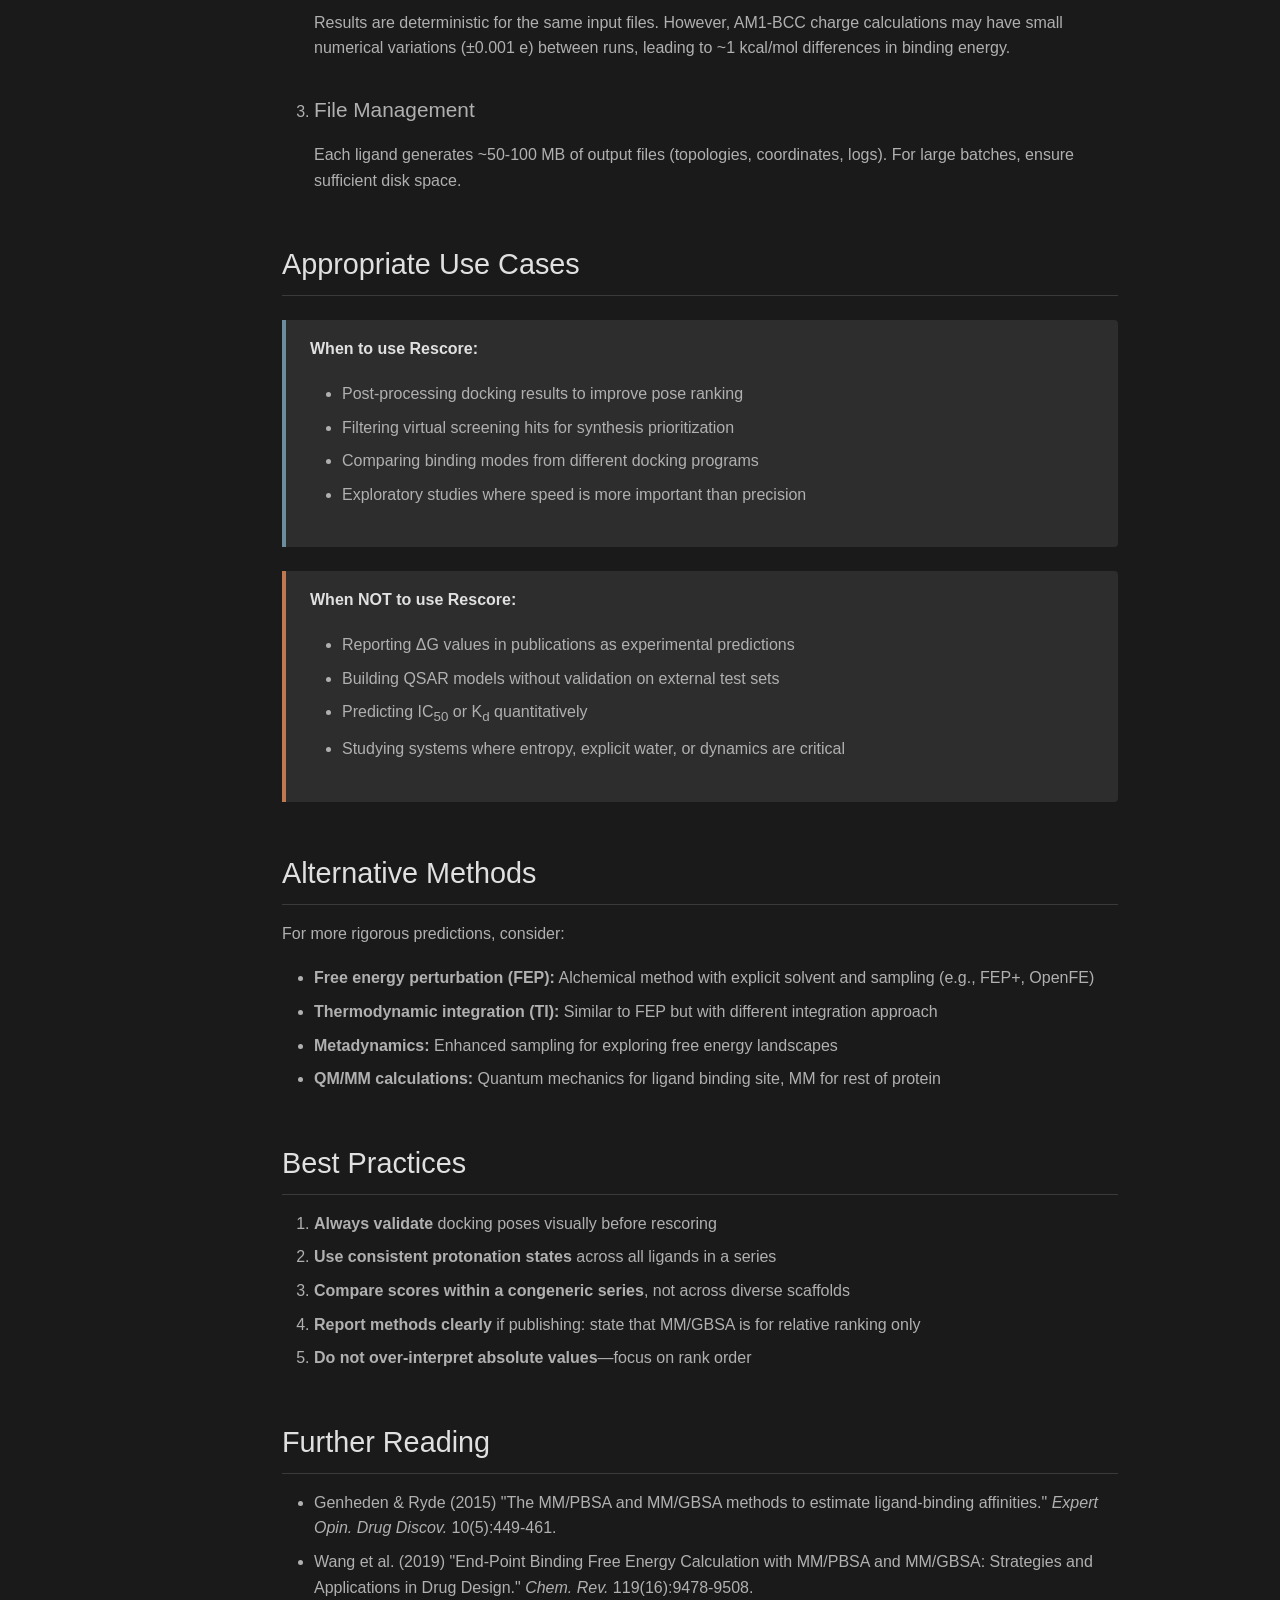
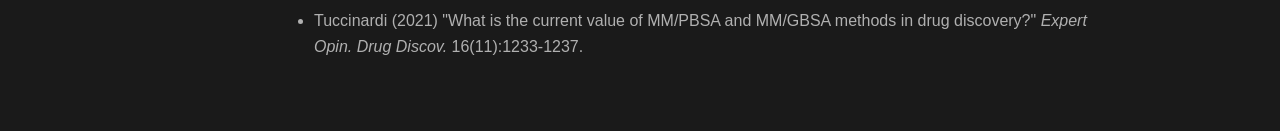
<file: docs/limitations.html>
<!DOCTYPE html>
<html lang="en">
<head>
    <meta charset="UTF-8">
    <meta name="viewport" content="width=device-width, initial-scale=1.0">
    <title>Limitations - Pose Rescorer</title>
    <link rel="stylesheet" href="style.css">
</head>
<body>
    <nav>
        <ul>
            <h1 style="font-size: 2.5rem;">Pose Rescorer <span class="version">v1.1</span></h1>
            <li><a href="index.html">Overview</a></li>
            <li><a href="install.html">Installation</a></li>
            <li><a href="quickstart.html">Quickstart</a></li>
            <li><a href="cli.html">CLI Reference</a></li>
            <li><a href="examples.html">Worked Examples</a></li>
            <li><a href="limitations.html" class="active">Limitations</a></li>
        </ul>
    </nav>

    <main>
        <h1 style="font-size: 3.5rem;">Limitations</h1>
        <p class="subtitle">Understanding what Pose Rescorer can and cannot do</p>

        <h2>Methodological Limitations</h2>

        <ol>
            <li>
                <h3>Single-Frame Approximation</h3>
                <p>
                    Rescore performs calculations on a single structure. It does not sample conformational space
                    or account for protein-ligand dynamics. Real binding involves ensemble averaging over many
                    conformations, which is not captured here.
                </p>
                <p><strong>Impact:</strong> Scores can be sensitive to the input structure. Small changes in ligand
                pose or protein conformation can produce different energies.</p>
            </li>

            <li>
                <h3>No Entropy Calculation</h3>
                <p>
                    The binding free energy is ΔG = ΔH − TΔS. Rescore computes ΔH (enthalpy) using molecular
                    mechanics but <strong>does not compute ΔS</strong> (entropy). The reported ΔG<sub>bind</sub>
                    implicitly assumes ΔS = 0.
                </p>
                <p><strong>Impact:</strong> True binding free energies include both enthalpic and entropic
                contributions. Neglecting entropy can lead to large errors, especially for flexible ligands or
                systems with significant conformational changes upon binding.</p>
            </li>

            <li>
                <h3>Implicit Solvent Approximation</h3>
                <p>
                    Generalized Born (GB) and Poisson-Boltzmann (PB) models approximate solvent effects using
                    continuum electrostatics. They do not represent explicit water molecules, hydrogen bonding
                    networks, or desolvation effects accurately.
                </p>
                <p><strong>Impact:</strong> Systems where water-mediated interactions are critical may be poorly
                represented. Explicit solvent MD simulations provide more accurate solvation modeling but are
                computationally expensive.</p>
            </li>

            <li>
                <h3>Force Field Limitations</h3>
                <p>
                    AMBER force fields (ff14SB, GAFF2) are parametrized for typical drug-like molecules and
                    standard amino acids. They may not accurately represent:
                </p>
                <ul>
                    <li>Unusual ligands (e.g., organometallics, boron-containing compounds)</li>
                    <li>Modified amino acids or non-standard residues</li>
                    <li>Covalent inhibitors or transition-state analogs</li>
                    <li>Highly charged species or zwitterions</li>
                </ul>
            </li>
        </ol>

        <h2>Structural Requirements</h2>

        <ol>
            <li>
                <h3>Protein Preparation</h3>
                <ul>
                    <li>The receptor must be a complete protein structure (no missing heavy atoms)</li>
                    <li>Protonation states are inferred by <code>pdb4amber</code>—manual curation may be needed for histidines, cysteines, or other ionizable residues</li>
                    <li>Waters, ions, and cofactors are removed during preparation</li>
                    <li>Multi-chain complexes are supported but not validated extensively</li>
                </ul>
            </li>

            <li>
                <h3>Ligand Preparation</h3>
                <ul>
                    <li>The ligand must be provided as a MOL2 file with 3D coordinates</li>
                    <li>Protonation state is taken from the input file—use tools like MolProbity or Epik to assign correct states</li>
                    <li>Ligand must be a single molecule (no multi-component ligands)</li>
                    <li>AM1-BCC charge calculation assumes neutral or singly charged molecules</li>
                </ul>
            </li>

            <li>
                <h3>Unsupported Systems</h3>
                <p>Rescore <strong>cannot</strong> handle:</p>
                <ul>
                    <li>Metal cofactors (e.g., zinc fingers, heme groups)</li>
                    <li>Covalent ligands</li>
                    <li>DNA/RNA complexes</li>
                    <li>Membrane proteins (no lipid bilayer support)</li>
                </ul>
            </li>
        </ol>

        <h2>Interpretation of Results</h2>

        <ol>
            <li>
                <h3>Relative Ranking Only</h3>
                <p>
                    ΔG<sub>bind</sub> values are <strong>relative scores</strong> for ranking purposes. They should
                    not be interpreted as experimental binding affinities (K<sub>d</sub>, K<sub>i</sub>, IC<sub>50</sub>).
                </p>
                <p><strong>Example:</strong> A ligand with ΔG = −30 kcal/mol is <em>likely</em> to bind more favorably
                than one with ΔG = −20 kcal/mol, but the absolute values do not correspond to measured affinities.</p>
            </li>

            <li>
                <h3>Lack of Error Bars</h3>
                <p>
                    Single-frame calculations provide no statistical uncertainty. There are no error bars or
                    confidence intervals. Scores should be treated as point estimates with unknown precision.
                </p>
            </li>

            <li>
                <h3>Correlation with Experiment</h3>
                <p>
                    MM/GBSA scores do not reliably correlate with experimental binding affinities across diverse
                    systems. The method works best for:
                </p>
                <ul>
                    <li>Comparing structurally similar ligands</li>
                    <li>Ranking poses for the same ligand</li>
                    <li>Filtering large virtual screening libraries</li>
                </ul>
                <p>It works poorly for:</p>
                <ul>
                    <li>Predicting absolute K<sub>d</sub> or ΔG<sub>exp</sub></li>
                    <li>Comparing chemically diverse compounds</li>
                    <li>Systems with large conformational changes or allosteric effects</li>
                </ul>
            </li>
        </ol>

        <h2>Computational Considerations</h2>

        <ol>
            <li>
                <h3>Performance</h3>
                <p>
                    A typical calculation for a ~300 residue protein and a small molecule takes on the order of minutes
                    on modern hardware. Batch rescoring scales linearly with the number of ligands (no parallelization
                    across ligands, but AmberTools parallelizes internal GB calculations).
                </p>
            </li>

            <li>
                <h3>Reproducibility</h3>
                <p>
                    Results are deterministic for the same input files. However, AM1-BCC charge calculations may
                    have small numerical variations (±0.001 e) between runs, leading to ~1 kcal/mol differences
                    in binding energy.
                </p>
            </li>

            <li>
                <h3>File Management</h3>
                <p>
                    Each ligand generates ~50-100 MB of output files (topologies, coordinates, logs). For large
                    batches, ensure sufficient disk space.
                </p>
            </li>
        </ol>

        <h2>Appropriate Use Cases</h2>

        <div class="callout">
            <p><strong>When to use Rescore:</strong></p>
            <ul>
                <li>Post-processing docking results to improve pose ranking</li>
                <li>Filtering virtual screening hits for synthesis prioritization</li>
                <li>Comparing binding modes from different docking programs</li>
                <li>Exploratory studies where speed is more important than precision</li>
            </ul>
        </div>

        <div class="callout warning">
            <p><strong>When NOT to use Rescore:</strong></p>
            <ul>
                <li>Reporting ΔG values in publications as experimental predictions</li>
                <li>Building QSAR models without validation on external test sets</li>
                <li>Predicting IC<sub>50</sub> or K<sub>d</sub> quantitatively</li>
                <li>Studying systems where entropy, explicit water, or dynamics are critical</li>
            </ul>
        </div>

        <h2>Alternative Methods</h2>
        <p>
            For more rigorous predictions, consider:
        </p>
        <ul>
            <li><strong>Free energy perturbation (FEP):</strong> Alchemical method with explicit solvent and sampling (e.g., FEP+, OpenFE)</li>
            <li><strong>Thermodynamic integration (TI):</strong> Similar to FEP but with different integration approach</li>
            <li><strong>Metadynamics:</strong> Enhanced sampling for exploring free energy landscapes</li>
            <li><strong>QM/MM calculations:</strong> Quantum mechanics for ligand binding site, MM for rest of protein</li>
        </ul>

        <h2>Best Practices</h2>
        <ol>
            <li><strong>Always validate</strong> docking poses visually before rescoring</li>
            <li><strong>Use consistent protonation states</strong> across all ligands in a series</li>
            <li><strong>Compare scores within a congeneric series</strong>, not across diverse scaffolds</li>
            <li><strong>Report methods clearly</strong> if publishing: state that MM/GBSA is for relative ranking only</li>
            <li><strong>Do not over-interpret absolute values</strong>—focus on rank order</li>
        </ol>

        <h2>Further Reading</h2>
        <ul>
            <li>Genheden & Ryde (2015) "The MM/PBSA and MM/GBSA methods to estimate ligand-binding affinities."
                <em>Expert Opin. Drug Discov.</em> 10(5):449-461.</li>
            <li>Wang et al. (2019) "End-Point Binding Free Energy Calculation with MM/PBSA and MM/GBSA: Strategies
                and Applications in Drug Design." <em>Chem. Rev.</em> 119(16):9478-9508.</li>
            <li>Tuccinardi (2021) "What is the current value of MM/PBSA and MM/GBSA methods in drug discovery?"
                <em>Expert Opin. Drug Discov.</em> 16(11):1233-1237.</li>
        </ul>
    </main>
</body>
</html>
</file>
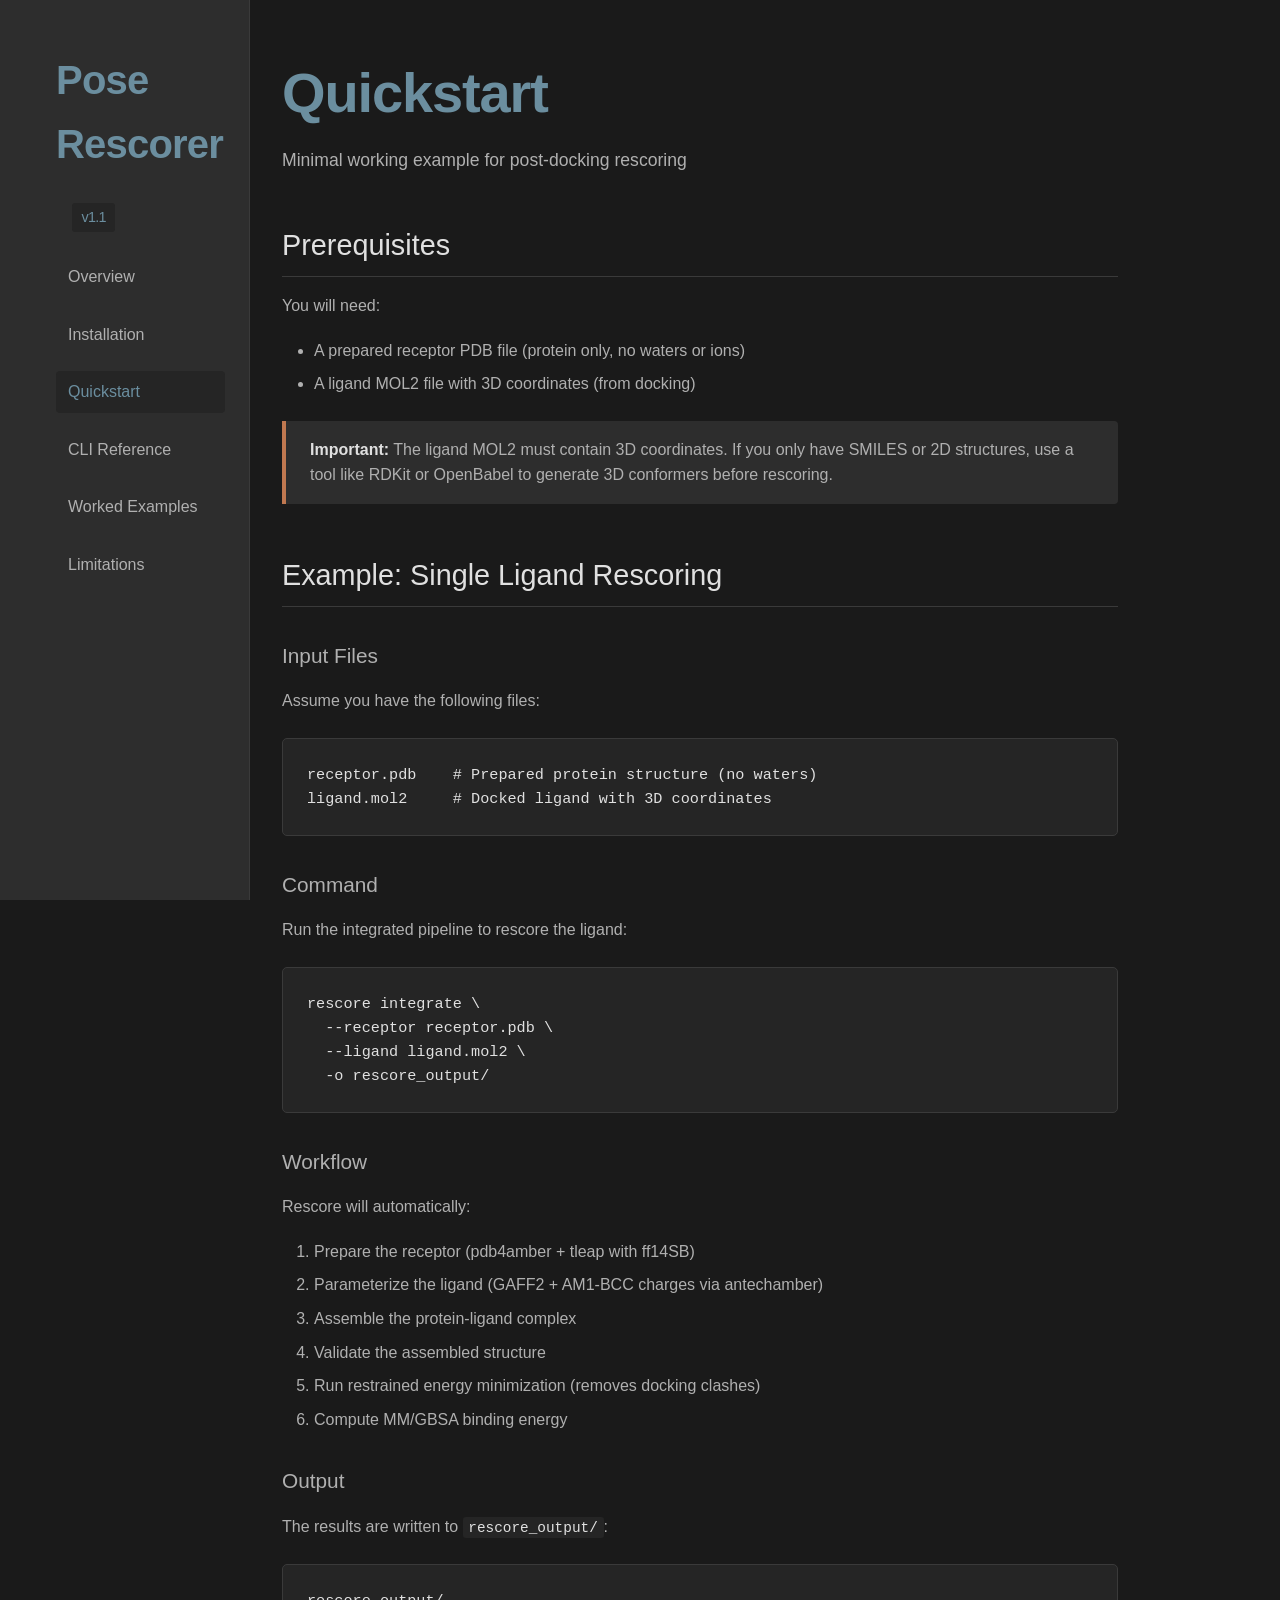
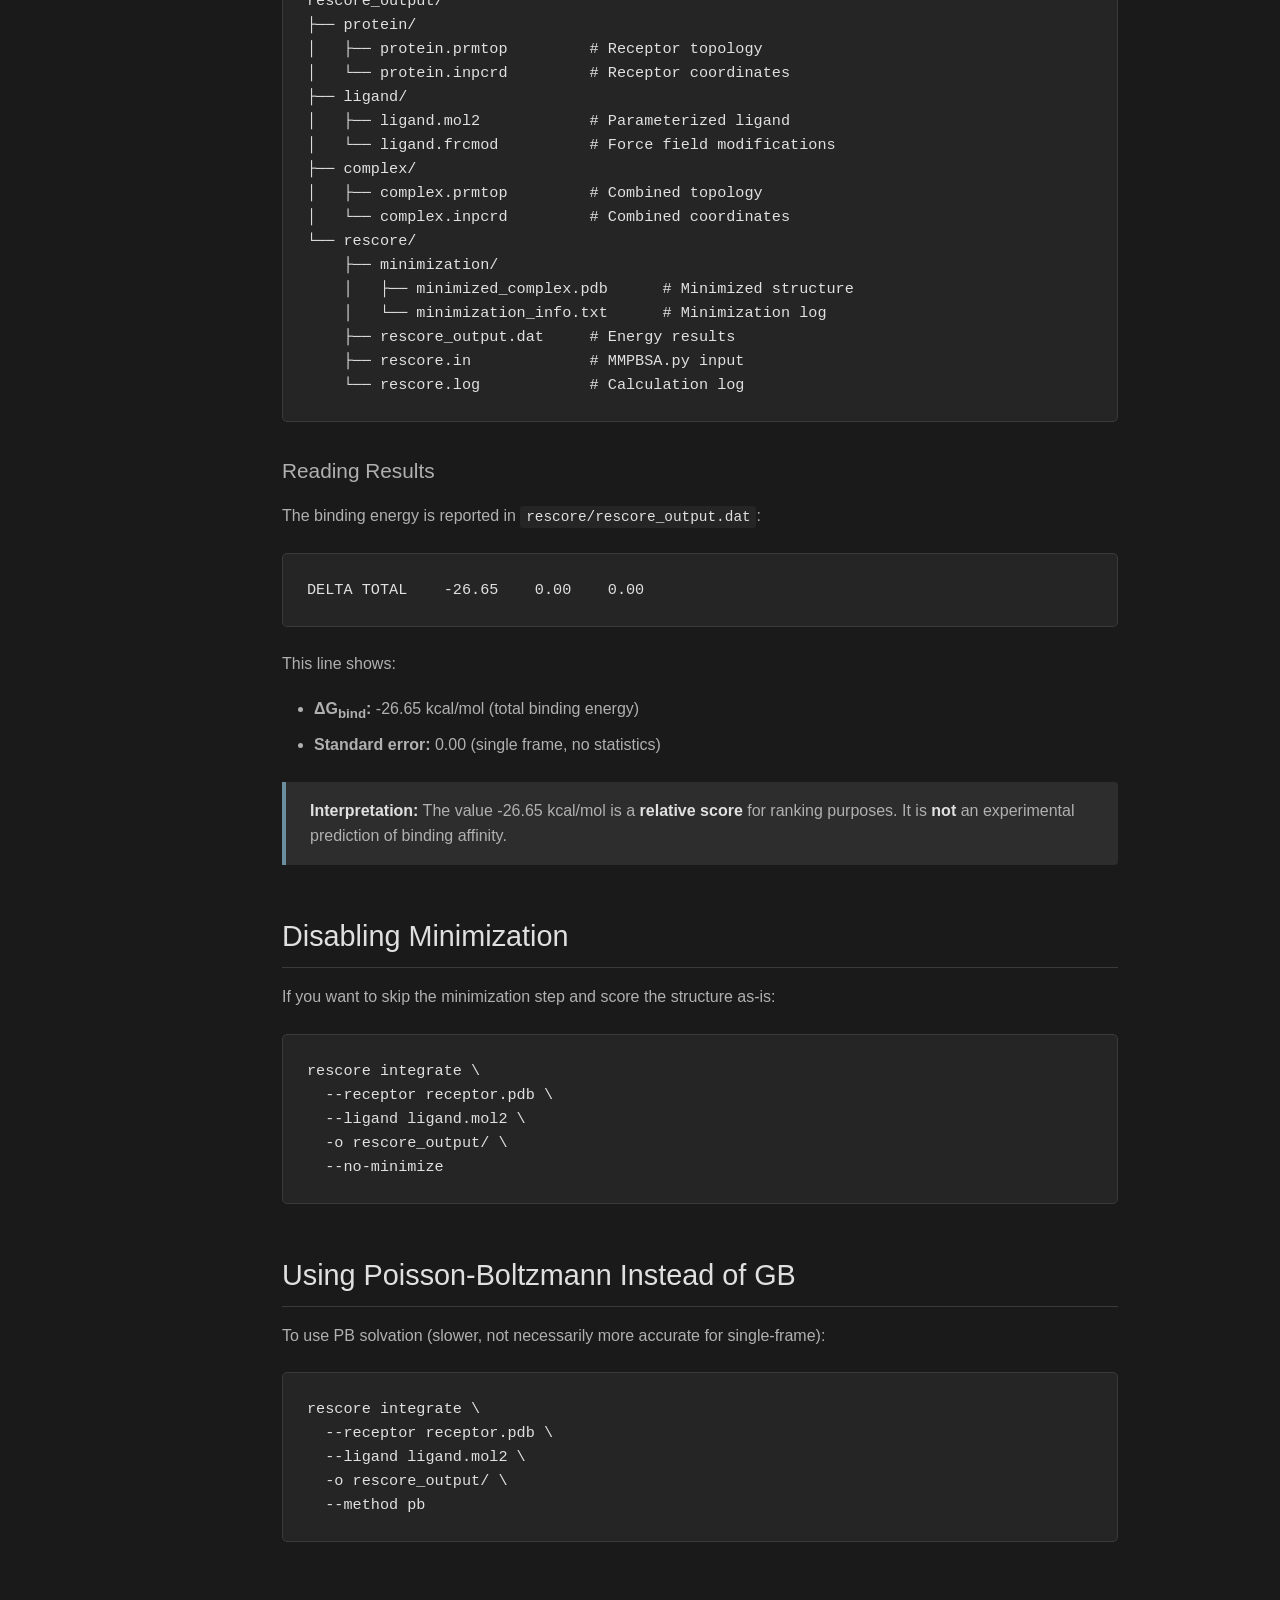
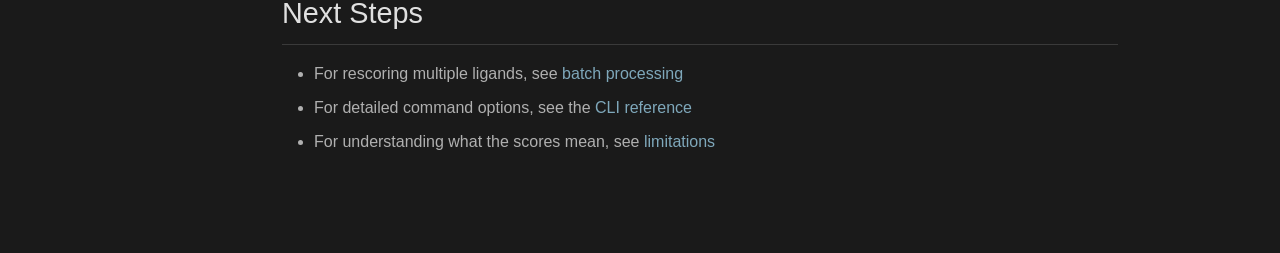
<file: docs/quickstart.html>
<!DOCTYPE html>
<html lang="en">
<head>
    <meta charset="UTF-8">
    <meta name="viewport" content="width=device-width, initial-scale=1.0">
    <title>Quickstart - Pose Rescorer</title>
    <link rel="stylesheet" href="style.css">
</head>
<body>
    <nav>
        <ul>
            <h1 style="font-size: 2.5rem;">Pose Rescorer <span class="version">v1.1</span></h1>
            <li><a href="index.html">Overview</a></li>
            <li><a href="install.html">Installation</a></li>
            <li><a href="quickstart.html" class="active">Quickstart</a></li>
            <li><a href="cli.html">CLI Reference</a></li>
            <li><a href="examples.html">Worked Examples</a></li>
            <li><a href="limitations.html">Limitations</a></li>
        </ul>
    </nav>

    <main>
        <h1 style="font-size: 3.5rem;">Quickstart</h1>
        <p class="subtitle">Minimal working example for post-docking rescoring</p>

        <h2>Prerequisites</h2>
        <p>You will need:</p>
        <ul>
            <li>A prepared receptor PDB file (protein only, no waters or ions)</li>
            <li>A ligand MOL2 file with 3D coordinates (from docking)</li>
        </ul>

        <div class="callout warning">
            <p><strong>Important:</strong> The ligand MOL2 must contain 3D coordinates. If you only have SMILES or
            2D structures, use a tool like RDKit or OpenBabel to generate 3D conformers before rescoring.</p>
        </div>

        <h2>Example: Single Ligand Rescoring</h2>

        <h3>Input Files</h3>
        <p>Assume you have the following files:</p>
        <pre><code>receptor.pdb    # Prepared protein structure (no waters)
ligand.mol2     # Docked ligand with 3D coordinates</code></pre>

        <h3>Command</h3>
        <p>Run the integrated pipeline to rescore the ligand:</p>
        <pre><code>rescore integrate \
  --receptor receptor.pdb \
  --ligand ligand.mol2 \
  -o rescore_output/</code></pre>

        <h3>Workflow</h3>
        <p>Rescore will automatically:</p>
        <ol>
            <li>Prepare the receptor (pdb4amber + tleap with ff14SB)</li>
            <li>Parameterize the ligand (GAFF2 + AM1-BCC charges via antechamber)</li>
            <li>Assemble the protein-ligand complex</li>
            <li>Validate the assembled structure</li>
            <li>Run restrained energy minimization (removes docking clashes)</li>
            <li>Compute MM/GBSA binding energy</li>
        </ol>

        <h3>Output</h3>
        <p>The results are written to <code>rescore_output/</code>:</p>
        <pre><code>rescore_output/
├── protein/
│   ├── protein.prmtop         # Receptor topology
│   └── protein.inpcrd         # Receptor coordinates
├── ligand/
│   ├── ligand.mol2            # Parameterized ligand
│   └── ligand.frcmod          # Force field modifications
├── complex/
│   ├── complex.prmtop         # Combined topology
│   └── complex.inpcrd         # Combined coordinates
└── rescore/
    ├── minimization/
    │   ├── minimized_complex.pdb      # Minimized structure
    │   └── minimization_info.txt      # Minimization log
    ├── rescore_output.dat     # Energy results
    ├── rescore.in             # MMPBSA.py input
    └── rescore.log            # Calculation log</code></pre>

        <h3>Reading Results</h3>
        <p>The binding energy is reported in <code>rescore/rescore_output.dat</code>:</p>
        <pre><code>DELTA TOTAL    -26.65    0.00    0.00</code></pre>

        <p>This line shows:</p>
        <ul>
            <li><strong>ΔG<sub>bind</sub>:</strong> -26.65 kcal/mol (total binding energy)</li>
            <li><strong>Standard error:</strong> 0.00 (single frame, no statistics)</li>
        </ul>

        <div class="callout">
            <p><strong>Interpretation:</strong> The value -26.65 kcal/mol is a <strong>relative score</strong> for
            ranking purposes. It is <strong>not</strong> an experimental prediction of binding affinity.</p>
        </div>

        <h2>Disabling Minimization</h2>
        <p>If you want to skip the minimization step and score the structure as-is:</p>
        <pre><code>rescore integrate \
  --receptor receptor.pdb \
  --ligand ligand.mol2 \
  -o rescore_output/ \
  --no-minimize</code></pre>

        <h2>Using Poisson-Boltzmann Instead of GB</h2>
        <p>To use PB solvation (slower, not necessarily more accurate for single-frame):</p>
        <pre><code>rescore integrate \
  --receptor receptor.pdb \
  --ligand ligand.mol2 \
  -o rescore_output/ \
  --method pb</code></pre>

        <h2>Next Steps</h2>
        <ul>
            <li>For rescoring multiple ligands, see <a href="cli.html#batch">batch processing</a></li>
            <li>For detailed command options, see the <a href="cli.html">CLI reference</a></li>
            <li>For understanding what the scores mean, see <a href="limitations.html">limitations</a></li>
        </ul>
    </main>
</body>
</html>
</file>
<file: docs/style.css>
/* Rescore Documentation - Dark Theme */

:root {
    --bg-primary: #1a1a1a;
    --bg-secondary: #2d2d2d;
    --bg-code: #252525;
    --text-primary: #e0e0e0;
    --text-secondary: #b0b0b0;
    --accent: #6b8e9f;
    --accent-dim: #4a6b7a;
    --border: #3a3a3a;
    --link: #7fa8bb;
    --link-hover: #a3c4d6;
    --warning: #c07850;
}

* {
    margin: 0;
    padding: 0;
    box-sizing: border-box;
}

body {
    font-family: -apple-system, BlinkMacSystemFont, 'Segoe UI', Roboto, 'Helvetica Neue', Arial, sans-serif;
    font-size: 16px;
    line-height: 1.6;
    color: var(--text-primary);
    background-color: var(--bg-primary);
    margin: 0;
    padding: 0;
    display: flex;
}

/* Navigation Sidebar */
nav {
    background-color: var(--bg-secondary);
    border-right: 1px solid var(--border);
    padding: 2rem 1.5rem;
    position: fixed;
    left: 0;
    top: 0;
    bottom: 0;
    width: 250px;
    overflow-y: auto;
    z-index: 100;
}

nav ul {
    list-style: none;
    display: flex;
    flex-direction: column;
    gap: 0.5rem;
}

nav ul li:first-child {
    font-weight: 600;
    color: var(--accent);
    font-size: 2rem;
    margin-bottom: 2rem;
    padding-bottom: 1rem;
    border-bottom: 1px solid var(--border);
}

nav a {
    color: var(--text-secondary);
    text-decoration: none;
    transition: color 0.2s;
    display: block;
    padding: 0.5rem 0.75rem;
    border-radius: 4px;
}

nav a:hover {
    color: var(--accent);
    background-color: var(--bg-code);
}

nav a.active {
    color: var(--accent);
    background-color: var(--bg-code);
}

/* Main Content */
main {
    margin-left: 250px;
    padding: 3rem 2rem;
    max-width: 900px;
    flex: 1;
}

h1 {
    font-size: 2.5rem;
    font-weight: 600;
    color: var(--accent);
    margin-bottom: 0.5rem;
    letter-spacing: -0.02em;
}

h2 {
    font-size: 1.8rem;
    font-weight: 500;
    color: var(--text-primary);
    margin-top: 3rem;
    margin-bottom: 1rem;
    padding-bottom: 0.5rem;
    border-bottom: 1px solid var(--border);
}

h3 {
    font-size: 1.3rem;
    font-weight: 500;
    color: var(--text-secondary);
    margin-top: 2rem;
    margin-bottom: 1rem;
}

p {
    margin-bottom: 1.2rem;
    color: var(--text-secondary);
}

/* Code Blocks */
code {
    font-family: 'SF Mono', Monaco, 'Cascadia Code', 'Roboto Mono', Consolas, 'Courier New', monospace;
    font-size: 0.9em;
    background-color: var(--bg-code);
    padding: 0.2em 0.4em;
    border-radius: 3px;
    color: var(--text-primary);
}

pre {
    background-color: var(--bg-code);
    border: 1px solid var(--border);
    border-radius: 5px;
    padding: 1.5rem;
    margin: 1.5rem 0;
    overflow-x: auto;
    line-height: 1.5;
}

pre code {
    background: none;
    padding: 0;
    font-size: 0.95em;
}

/* Lists */
ul, ol {
    margin: 1rem 0 1.5rem 2rem;
    color: var(--text-secondary);
}

li {
    margin-bottom: 0.5rem;
}

/* Links */
a {
    color: var(--link);
    text-decoration: none;
}

a:hover {
    color: var(--link-hover);
    text-decoration: underline;
}

/* Callout Boxes */
.callout {
    background-color: var(--bg-secondary);
    border-left: 4px solid var(--accent);
    padding: 1rem 1.5rem;
    margin: 1.5rem 0;
    border-radius: 0 4px 4px 0;
}

.callout.warning {
    border-left-color: var(--warning);
}

.callout p:last-child {
    margin-bottom: 0;
}

.callout strong {
    color: var(--text-primary);
}

/* Tables */
table {
    width: 100%;
    border-collapse: collapse;
    margin: 1.5rem 0;
    background-color: var(--bg-secondary);
}

th, td {
    padding: 0.75rem 1rem;
    text-align: left;
    border-bottom: 1px solid var(--border);
}

th {
    color: var(--text-primary);
    font-weight: 600;
    background-color: var(--bg-code);
}

td {
    color: var(--text-secondary);
}

/* Utility Classes */
.subtitle {
    font-size: 1.1rem;
    color: var(--text-secondary);
    margin-bottom: 2rem;
}

.version {
    display: inline-block;
    background-color: var(--bg-code);
    color: var(--accent);
    padding: 0.2rem 0.6rem;
    border-radius: 3px;
    font-size: 0.9rem;
    font-weight: 500;
    margin-left: 1rem;
}

/* Responsive Design */
@media (max-width: 768px) {
    nav {
        padding: 1rem;
    }
    
    nav ul {
        gap: 1rem;
    }
    
    main {
        padding: 2rem 1rem;
    }
    
    h1 {
        font-size: 2rem;
    }
    
    h2 {
        font-size: 1.5rem;
    }
    
    pre {
        padding: 1rem;
        font-size: 0.85em;
    }
}
</file>
